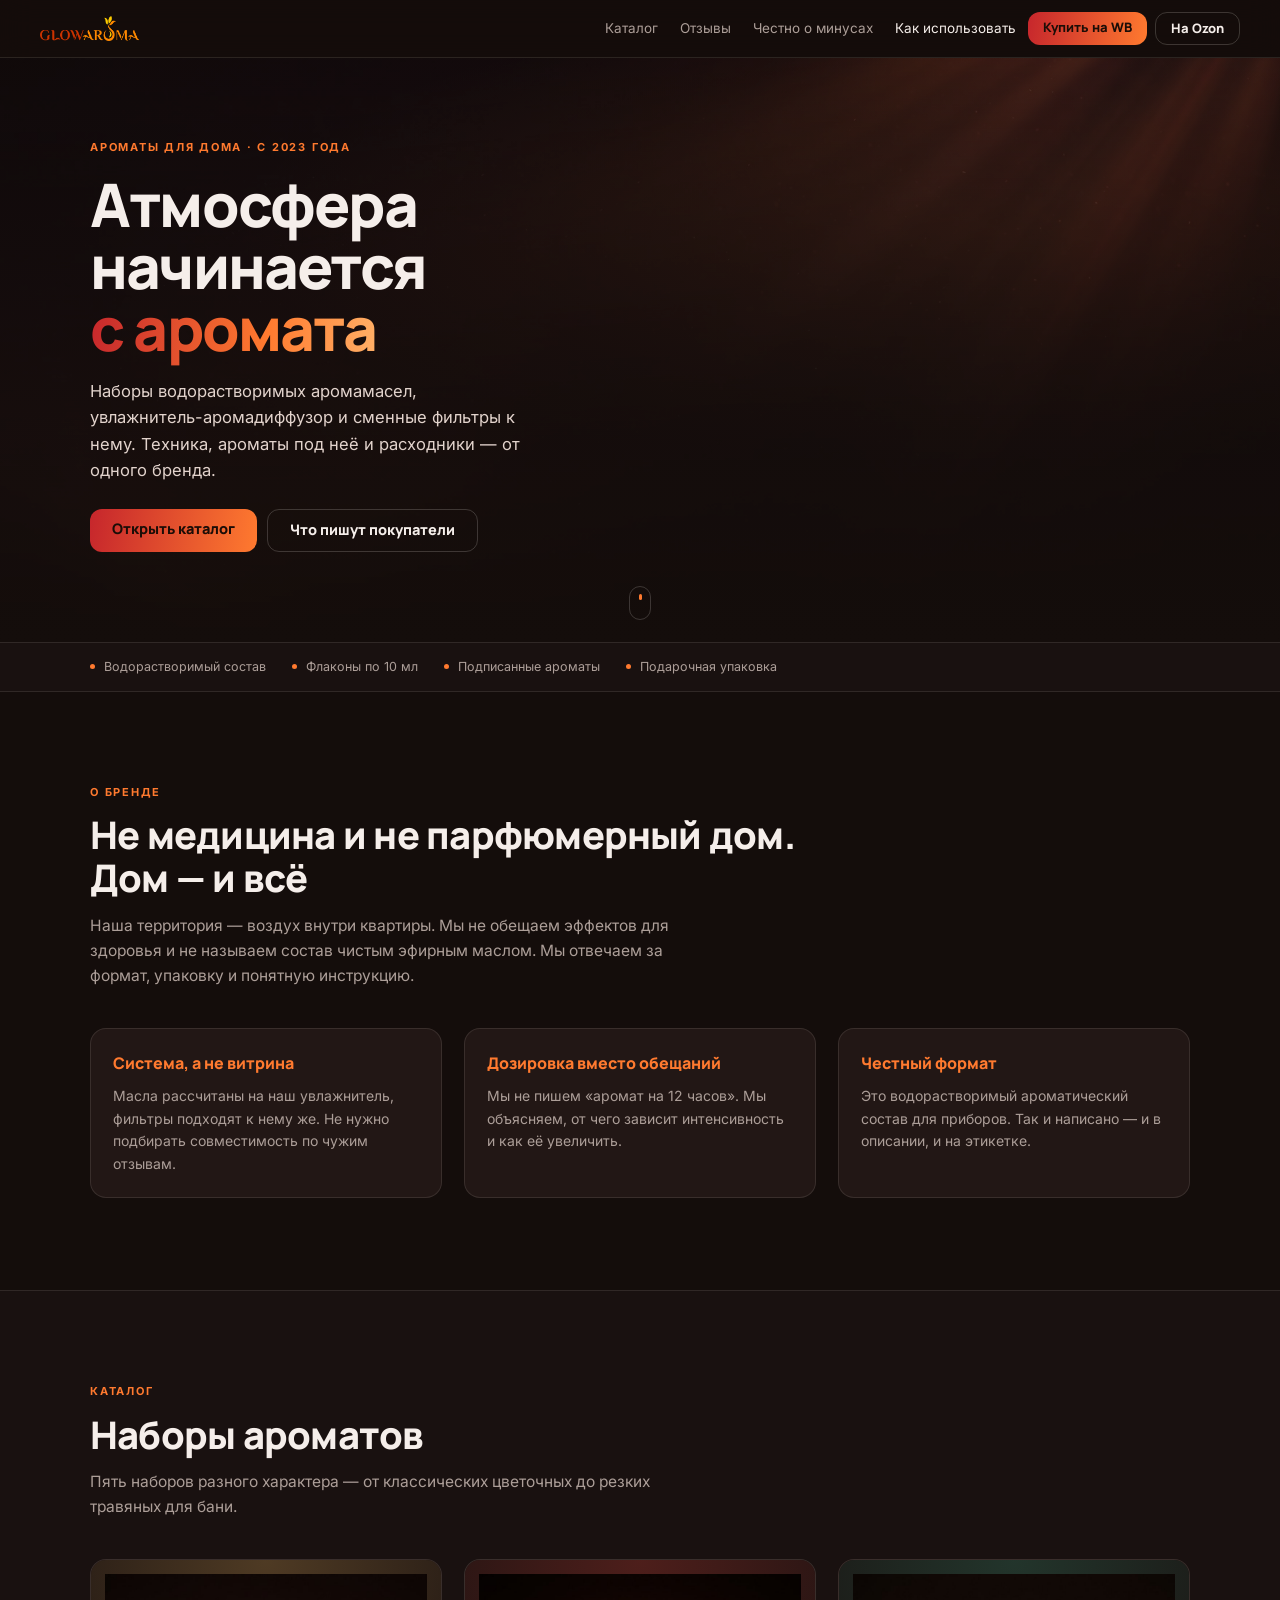
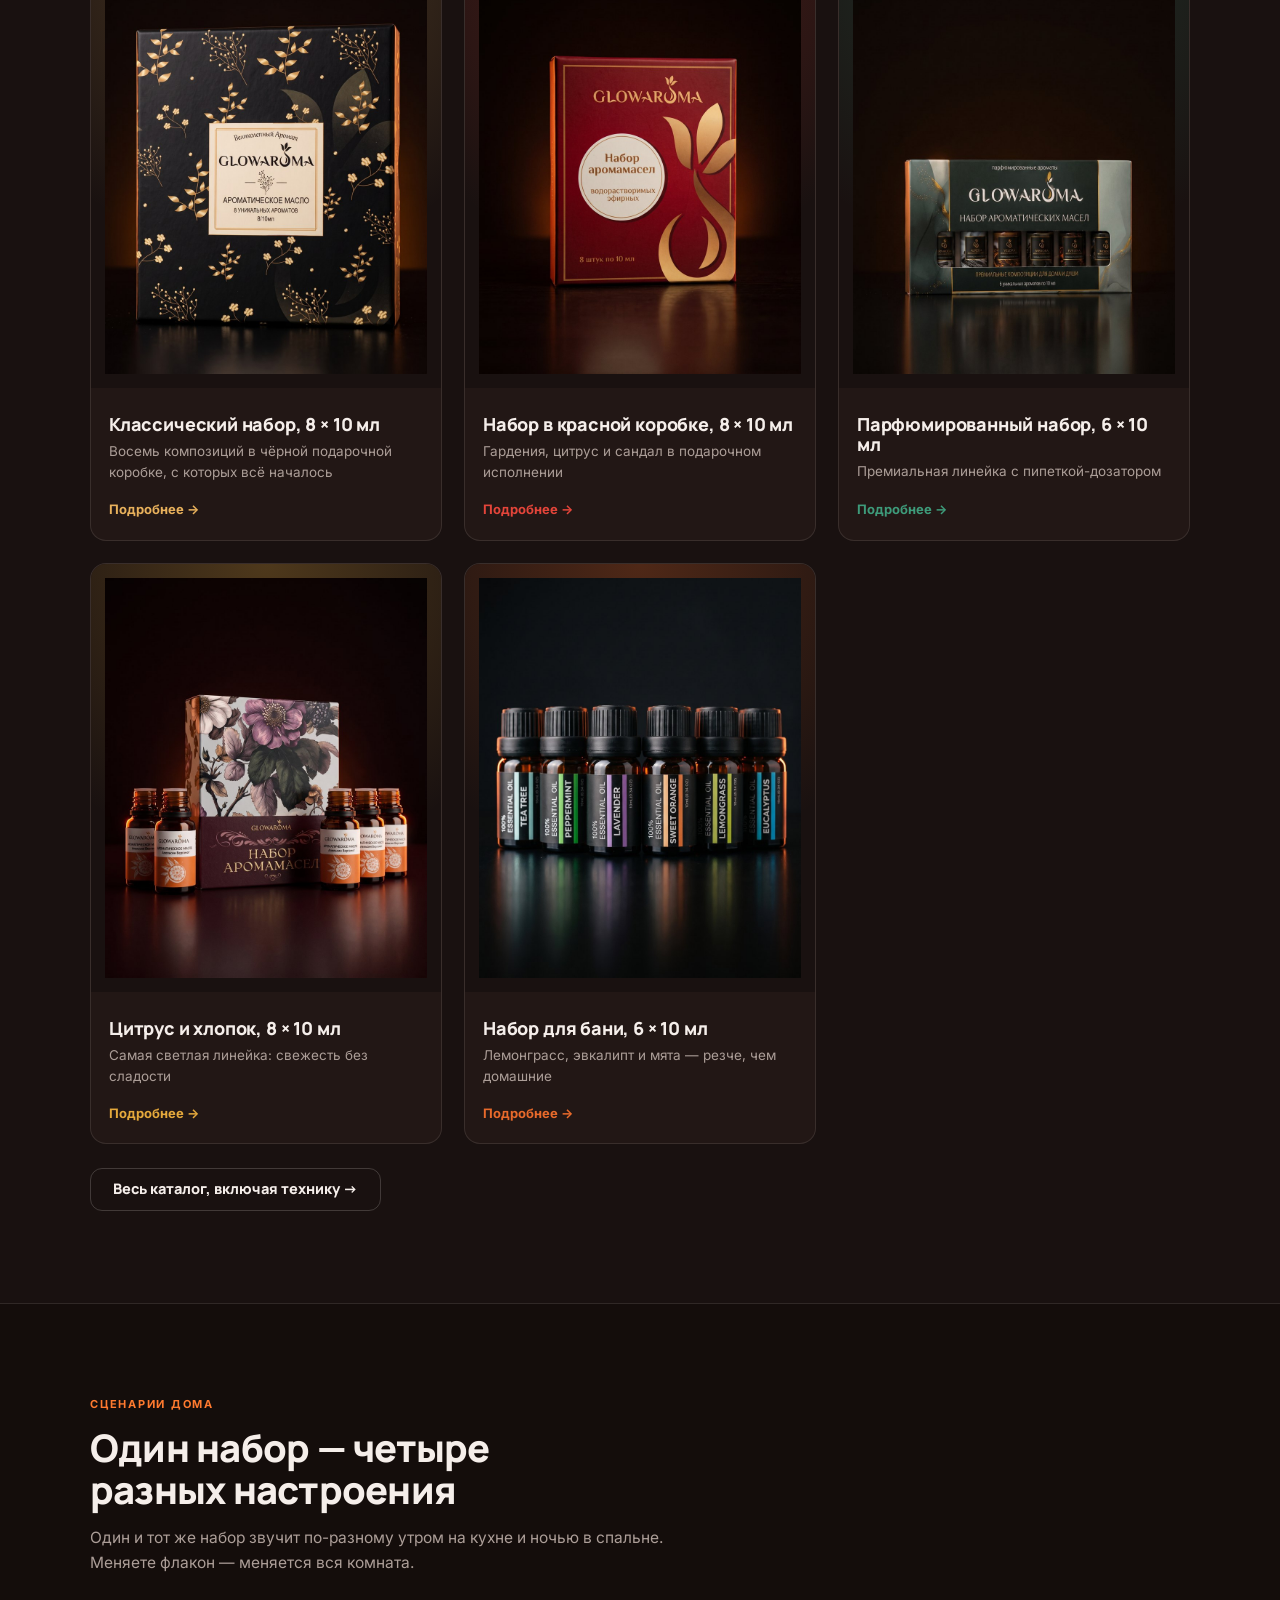
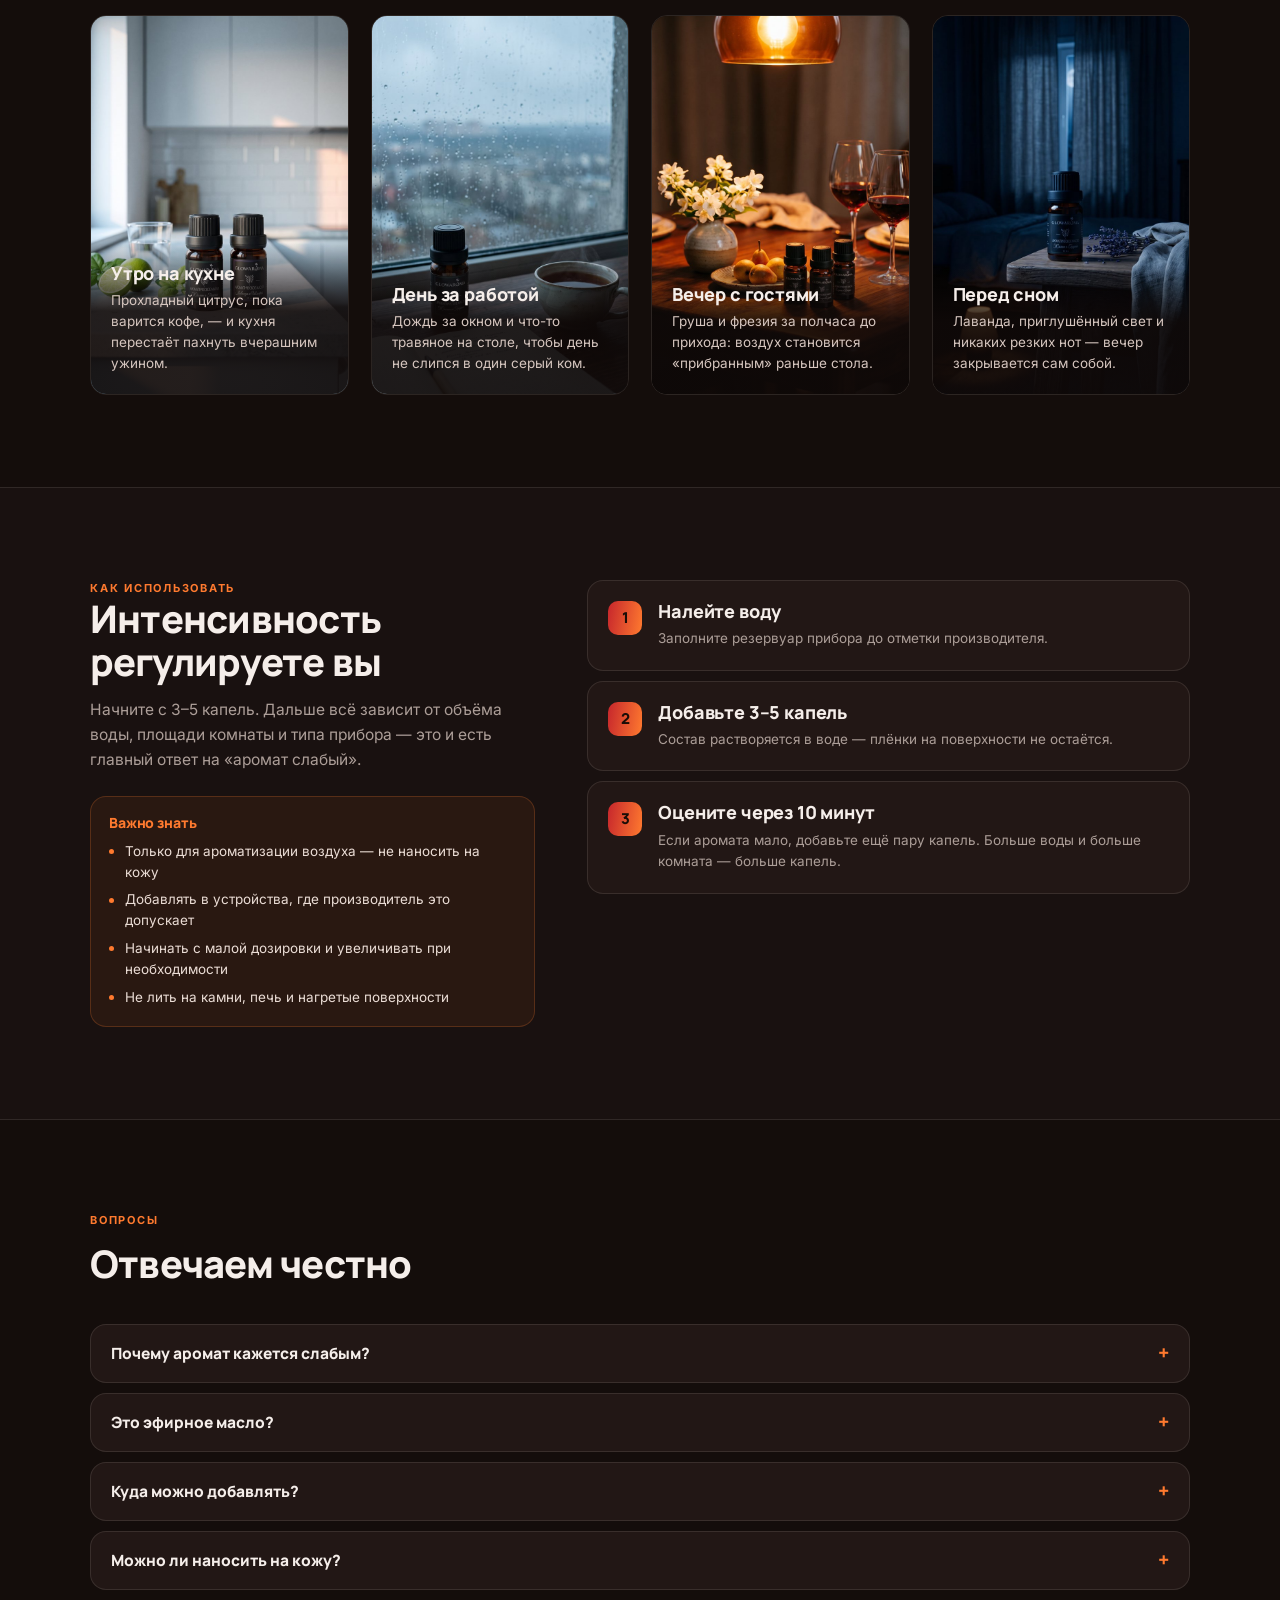
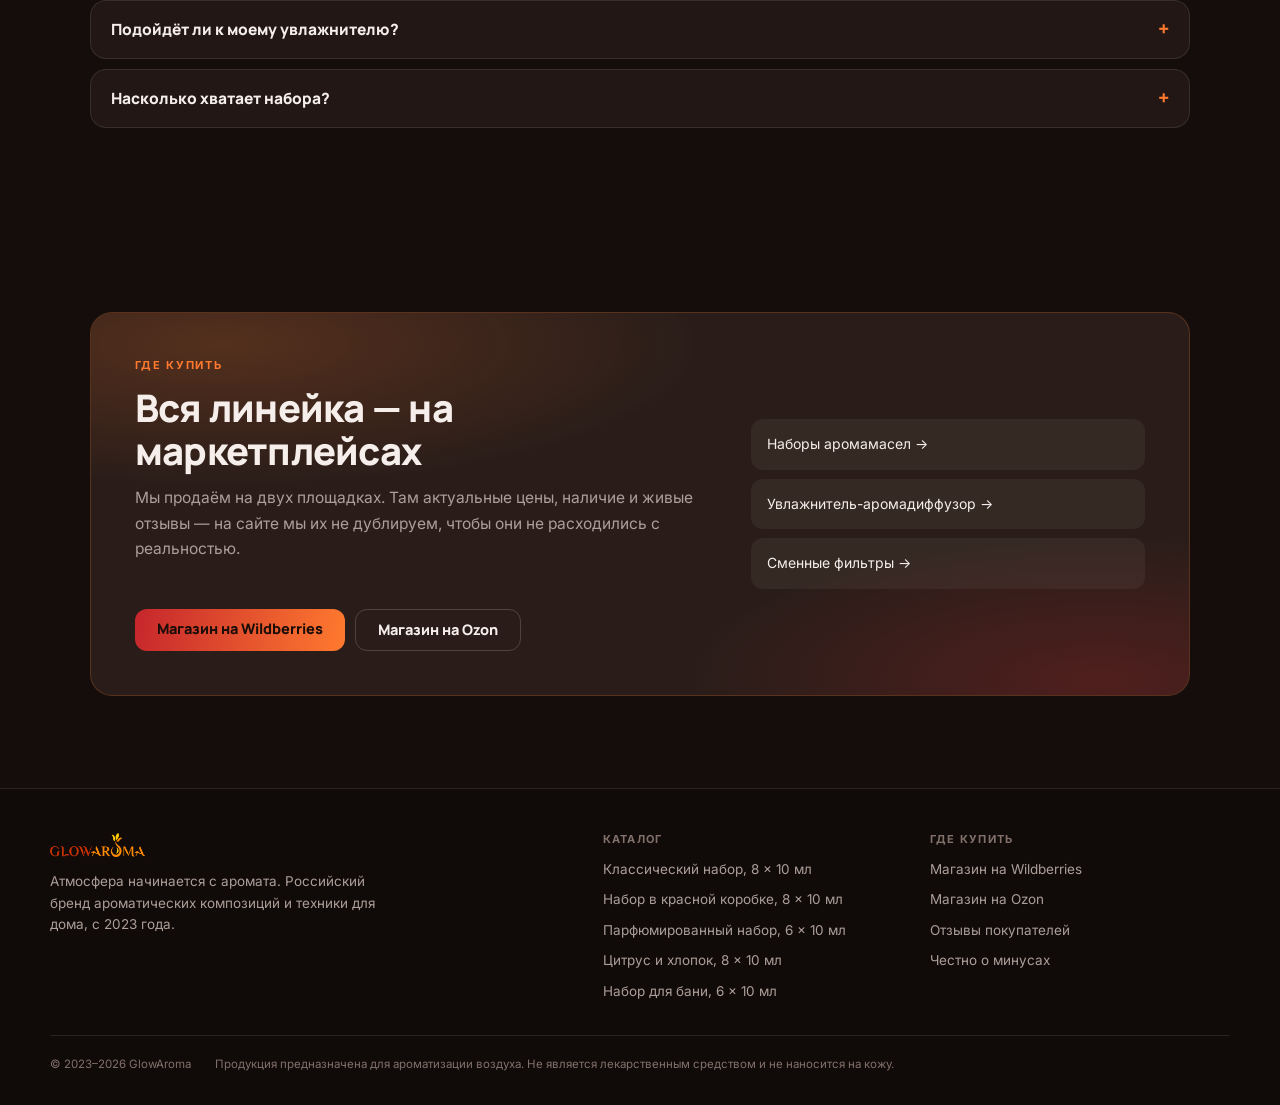
<file: index.html>
<!DOCTYPE html>
<html lang="ru">
<head>
<meta charset="utf-8">
<meta name="viewport" content="width=device-width, initial-scale=1">
<title>GlowAroma — ароматы для дома: наборы аромамасел, увлажнитель, фильтры</title>
<meta name="description" content="Наборы водорастворимых аромамасел, увлажнитель-аромадиффузор и сменные фильтры от одного бренда. Каталог, честные отзывы и инструкции по применению.">
<meta property="og:title" content="GlowAroma — ароматы для дома: наборы аромамасел, увлажнитель, фильтры">
<meta property="og:description" content="Наборы водорастворимых аромамасел, увлажнитель-аромадиффузор и сменные фильтры от одного бренда. Каталог, честные отзывы и инструкции по применению.">
<meta property="og:type" content="website">
<meta property="og:image" content="https://jiupaza.github.io/glowaroma/assets/gen/scene-gift.jpg">
<meta name="twitter:card" content="summary_large_image">
<meta name="theme-color" content="#140D0B">
<link rel="icon" href="assets/favicon.svg?v=dc7dc228" type="image/svg+xml">
<link rel="preload" href="assets/fonts/Manrope-ExtraBold.woff2" as="font" type="font/woff2" crossorigin>
<link rel="stylesheet" href="assets/style.css?v=6951763e">
</head>
<body>
<a class="skip" href="#main">К содержимому</a>
<header class="hdr">
  <a class="logo" href="index.html" aria-label="GlowAroma — на главную">
    <img src="assets/logo-color.png?v=77a47b4c" alt="GlowAroma" width="150" height="26">
  </a>
  <nav class="nav"><a href="catalog.html">Каталог</a><a href="otzyvy.html">Отзывы</a><a href="chestno.html">Честно о минусах</a><a href="index.html#kak" class="on">Как использовать</a></nav>
  <div class="hdr-buy">
    <a class="btn btn-sm" href="https://www.wildberries.ru/catalog/0/search.aspx?search=glowaroma" target="_blank" rel="noopener">Купить на WB</a>
    <a class="btn btn-sm btn-line" href="https://www.ozon.ru/seller/glowaroma/" target="_blank" rel="noopener">На Ozon</a>
  </div>
  <button class="burger" aria-label="Меню" aria-expanded="false"><span></span><span></span></button>
</header>

<main id="main">

<section class="hero">
  <div class="hero-bg"><img src="assets/gen/hero-atmosphere.jpg?v=992097eb" alt="" aria-hidden="true"></div>
  <div class="hero-in">
    <p class="kicker">Ароматы для дома · с 2023 года</p>
    <h1>Атмосфера<br>начинается<br><em>с аромата</em></h1>
    <p class="hero-lead">Наборы водорастворимых аромамасел, увлажнитель-аромадиффузор
    и сменные фильтры к нему. Техника, ароматы под неё и расходники — от одного бренда.</p>
    <div class="hero-cta">
      <a class="btn" href="catalog.html">Открыть каталог</a>
      <a class="btn btn-line" href="otzyvy.html">Что пишут покупатели</a>
    </div>
  </div>
  <div class="hero-scroll" aria-hidden="true"><span></span></div>
</section>

<section class="strip">
  <div class="wrap strip-in">
    <span>Водорастворимый состав</span>
    <span>Флаконы по 10 мл</span>
    <span>Подписанные ароматы</span>
    <span>Подарочная упаковка</span>
  </div>
</section>

<section class="sec">
  <div class="wrap">
    <div class="sec-head reveal">
      <p class="kicker">О бренде</p>
      <h2>Не медицина и не парфюмерный дом.<br>Дом — и всё</h2>
      <p class="lede">Наша территория — воздух внутри квартиры. Мы не обещаем эффектов
      для здоровья и не называем состав чистым эфирным маслом. Мы отвечаем за формат,
      упаковку и понятную инструкцию.</p>
    </div>
    <div class="vals">
      <div class="val reveal"><b>Система, а не витрина</b><p>Масла рассчитаны на наш увлажнитель,
      фильтры подходят к нему же. Не нужно подбирать совместимость по чужим отзывам.</p></div>
      <div class="val reveal"><b>Дозировка вместо обещаний</b><p>Мы не пишем «аромат на 12 часов».
      Мы объясняем, от чего зависит интенсивность и как её увеличить.</p></div>
      <div class="val reveal"><b>Честный формат</b><p>Это водорастворимый ароматический состав
      для приборов. Так и написано — и в описании, и на этикетке.</p></div>
    </div>
  </div>
</section>

<section class="sec alt">
  <div class="wrap">
    <div class="sec-head reveal">
      <p class="kicker">Каталог</p>
      <h2>Наборы ароматов</h2>
      <p class="lede">Пять наборов разного характера — от классических цветочных
      до резких травяных для бани.</p>
    </div>
    <div class="pcs">
      <a class="pc reveal" href="tovar/nabor-8-klassika.html" style="--a:#E8B15C;--a2:#B8863A">
        <div class="pc-img"><img src="assets/img/p-black8.jpg?v=9239083c" alt="Классический набор, 8 × 10 мл" loading="lazy" decoding="async"></div>
        <div class="pc-txt"><h3>Классический набор, 8 × 10 мл</h3><p>Восемь композиций в чёрной подарочной коробке, с которых всё началось</p><span class="pc-go">Подробнее</span></div>
      </a>
      <a class="pc reveal" href="tovar/nabor-8-krasnyy.html" style="--a:#E4453A;--a2:#A81E24">
        <div class="pc-img"><img src="assets/img/p-red8.jpg?v=a64a8be2" alt="Набор в красной коробке, 8 × 10 мл" loading="lazy" decoding="async"></div>
        <div class="pc-txt"><h3>Набор в красной коробке, 8 × 10 мл</h3><p>Гардения, цитрус и сандал в подарочном исполнении</p><span class="pc-go">Подробнее</span></div>
      </a>
      <a class="pc reveal" href="tovar/nabor-6-parfyum.html" style="--a:#3E9B7A;--a2:#1F6350">
        <div class="pc-img"><img src="assets/img/p-perfume6.jpg?v=ca569dcf" alt="Парфюмированный набор, 6 × 10 мл" loading="lazy" decoding="async"></div>
        <div class="pc-txt"><h3>Парфюмированный набор, 6 × 10 мл</h3><p>Премиальная линейка с пипеткой-дозатором</p><span class="pc-go">Подробнее</span></div>
      </a>
      <a class="pc reveal" href="tovar/nabor-8-tsitrus.html" style="--a:#E5A93C;--a2:#B57420">
        <div class="pc-img"><img src="assets/img/p-citrus8.jpg?v=11f9dd72" alt="Цитрус и хлопок, 8 × 10 мл" loading="lazy" decoding="async"></div>
        <div class="pc-txt"><h3>Цитрус и хлопок, 8 × 10 мл</h3><p>Самая светлая линейка: свежесть без сладости</p><span class="pc-go">Подробнее</span></div>
      </a>
      <a class="pc reveal" href="tovar/nabor-6-banya.html" style="--a:#E86A2B;--a2:#A9401A">
        <div class="pc-img"><img src="assets/img/p-bath6.jpg?v=7b5f92d1" alt="Набор для бани, 6 × 10 мл" loading="lazy" decoding="async"></div>
        <div class="pc-txt"><h3>Набор для бани, 6 × 10 мл</h3><p>Лемонграсс, эвкалипт и мята — резче, чем домашние</p><span class="pc-go">Подробнее</span></div>
      </a></div>
    <p class="more reveal"><a class="btn btn-line" href="catalog.html">Весь каталог, включая технику →</a></p>
  </div>
</section>

<section class="sec" id="scenarii">
  <div class="wrap">
    <div class="sec-head reveal">
      <p class="kicker">Сценарии дома</p>
      <h2>Один набор — четыре<br>разных настроения</h2>
      <p class="lede">Один и тот же набор звучит по-разному утром на кухне и ночью в спальне.
      Меняете флакон — меняется вся комната.</p>
    </div>
    <div class="scenes">
      <figure class="scene reveal">
        <img src="assets/gen/aroma-morning.jpg?v=bdc43178" alt="Утро на кухне" loading="lazy" decoding="async">
        <figcaption><h3>Утро на кухне</h3><p>Прохладный цитрус, пока варится кофе, — и кухня перестаёт пахнуть вчерашним ужином.</p></figcaption>
      </figure>
      <figure class="scene reveal">
        <img src="assets/gen/aroma-day.jpg?v=7599c7ba" alt="День за работой" loading="lazy" decoding="async">
        <figcaption><h3>День за работой</h3><p>Дождь за окном и что-то травяное на столе, чтобы день не слипся в один серый ком.</p></figcaption>
      </figure>
      <figure class="scene reveal">
        <img src="assets/gen/aroma-evening.jpg?v=ce04039e" alt="Вечер с гостями" loading="lazy" decoding="async">
        <figcaption><h3>Вечер с гостями</h3><p>Груша и фрезия за полчаса до прихода: воздух становится «прибранным» раньше стола.</p></figcaption>
      </figure>
      <figure class="scene reveal">
        <img src="assets/gen/aroma-night.jpg?v=db9d6f59" alt="Перед сном" loading="lazy" decoding="async">
        <figcaption><h3>Перед сном</h3><p>Лаванда, приглушённый свет и никаких резких нот — вечер закрывается сам собой.</p></figcaption>
      </figure></div>
  </div>
</section>

<section class="sec alt" id="kak">
  <div class="wrap kak">
    <div class="reveal">
      <p class="kicker">Как использовать</p>
      <h2>Интенсивность<br>регулируете вы</h2>
      <p class="lede">Начните с 3–5 капель. Дальше всё зависит от объёма воды,
      площади комнаты и типа прибора — это и есть главный ответ на «аромат слабый».</p>
      <div class="safety">
        <h3>Важно знать</h3>
        <ul><li>Только для ароматизации воздуха — не наносить на кожу</li><li>Добавлять в устройства, где производитель это допускает</li><li>Начинать с малой дозировки и увеличивать при необходимости</li><li>Не лить на камни, печь и нагретые поверхности</li></ul>
      </div>
    </div>
    <ol class="steps">
      <li class="step reveal"><b>1</b><div><h3>Налейте воду</h3><p>Заполните резервуар прибора до отметки производителя.</p></div></li>
      <li class="step reveal"><b>2</b><div><h3>Добавьте 3–5 капель</h3><p>Состав растворяется в воде — плёнки на поверхности не остаётся.</p></div></li>
      <li class="step reveal"><b>3</b><div><h3>Оцените через 10 минут</h3><p>Если аромата мало, добавьте ещё пару капель. Больше воды и больше комната — больше капель.</p></div></li></ol>
  </div>
</section>

<section class="sec">
  <div class="wrap">
    <div class="sec-head reveal">
      <p class="kicker">Вопросы</p>
      <h2>Отвечаем честно</h2>
    </div>
    <div class="faq">
      <details class="reveal"><summary>Почему аромат кажется слабым?</summary><p>Почти всегда это дозировка. Три капли на двухлитровый резервуар в большой комнате просто не слышно. Добавьте капель и учитывайте объём воды, площадь помещения и тип прибора.</p></details><details class="reveal"><summary>Это эфирное масло?</summary><p>Нет. Это водорастворимый ароматический состав для ароматизации воздуха через увлажнители, аромалампы и диффузоры. Мы намеренно не называем его чистым эфирным маслом.</p></details><details class="reveal"><summary>Куда можно добавлять?</summary><p>В увлажнитель, аромалампу, диффузор или на аромакамень. На камни в бане и другие горячие поверхности состав не льют.</p></details><details class="reveal"><summary>Можно ли наносить на кожу?</summary><p>Нет. Состав предназначен только для воздуха.</p></details><details class="reveal"><summary>Подойдёт ли к моему увлажнителю?</summary><p>Проверьте инструкцию прибора: некоторые модели рассчитаны только на чистую воду. Наш увлажнитель добавление составов допускает.</p></details><details class="reveal"><summary>Насколько хватает набора?</summary><p>Зависит от того, как часто вы включаете прибор и по сколько капель добавляете. В наборе 6–8 флаконов по 10 мл, срок годности — 36 месяцев.</p></details>
    </div>
  </div>
</section>

<section class="sec buy-sec">
  <div class="wrap">
    <div class="buy reveal">
      <div>
        <p class="kicker">Где купить</p>
        <h2>Вся линейка — на маркетплейсах</h2>
        <p class="lede">Мы продаём на двух площадках. Там актуальные цены, наличие и живые
        отзывы — на сайте мы их не дублируем, чтобы они не расходились с реальностью.</p>
        <div class="hero-cta">
          <a class="btn" href="https://www.wildberries.ru/catalog/0/search.aspx?search=glowaroma" target="_blank" rel="noopener">Магазин на Wildberries</a>
          <a class="btn btn-line" href="https://www.ozon.ru/seller/glowaroma/" target="_blank" rel="noopener">Магазин на Ozon</a>
        </div>
      </div>
      <div class="buy-list">
        <a href="catalog.html?f=sets">Наборы аромамасел →</a>
        <a href="catalog.html?f=tech">Увлажнитель-аромадиффузор →</a>
        <a href="catalog.html?f=parts">Сменные фильтры →</a>
      </div>
    </div>
  </div>
</section>

</main>
<footer class="ftr">
  <div class="ftr-grid">
    <div>
      <img src="assets/logo-color.png?v=77a47b4c" alt="GlowAroma" width="160" height="28">
      <p class="ftr-about">Атмосфера начинается с аромата. Российский бренд ароматических композиций
      и техники для дома, с 2023 года.</p>
    </div>
    <div>
      <h4>Каталог</h4>
      <div class="ftr-links"><a href="tovar/nabor-8-klassika.html">Классический набор, 8 × 10 мл</a><a href="tovar/nabor-8-krasnyy.html">Набор в красной коробке, 8 × 10 мл</a><a href="tovar/nabor-6-parfyum.html">Парфюмированный набор, 6 × 10 мл</a><a href="tovar/nabor-8-tsitrus.html">Цитрус и хлопок, 8 × 10 мл</a><a href="tovar/nabor-6-banya.html">Набор для бани, 6 × 10 мл</a></div>
    </div>
    <div>
      <h4>Где купить</h4>
      <div class="ftr-links">
        <a href="https://www.wildberries.ru/catalog/0/search.aspx?search=glowaroma" target="_blank" rel="noopener">Магазин на Wildberries</a>
        <a href="https://www.ozon.ru/seller/glowaroma/" target="_blank" rel="noopener">Магазин на Ozon</a>
        <a href="otzyvy.html">Отзывы покупателей</a>
        <a href="chestno.html">Честно о минусах</a>
      </div>
    </div>
  </div>
  <div class="ftr-legal">
    <span>© 2023–2026 GlowAroma</span>
    <span>Продукция предназначена для ароматизации воздуха. Не является лекарственным
    средством и не наносится на кожу.</span>
  </div>
</footer>
<script src="assets/app.js?v=4de236f7" defer></script>
</body>
</html>
</file>
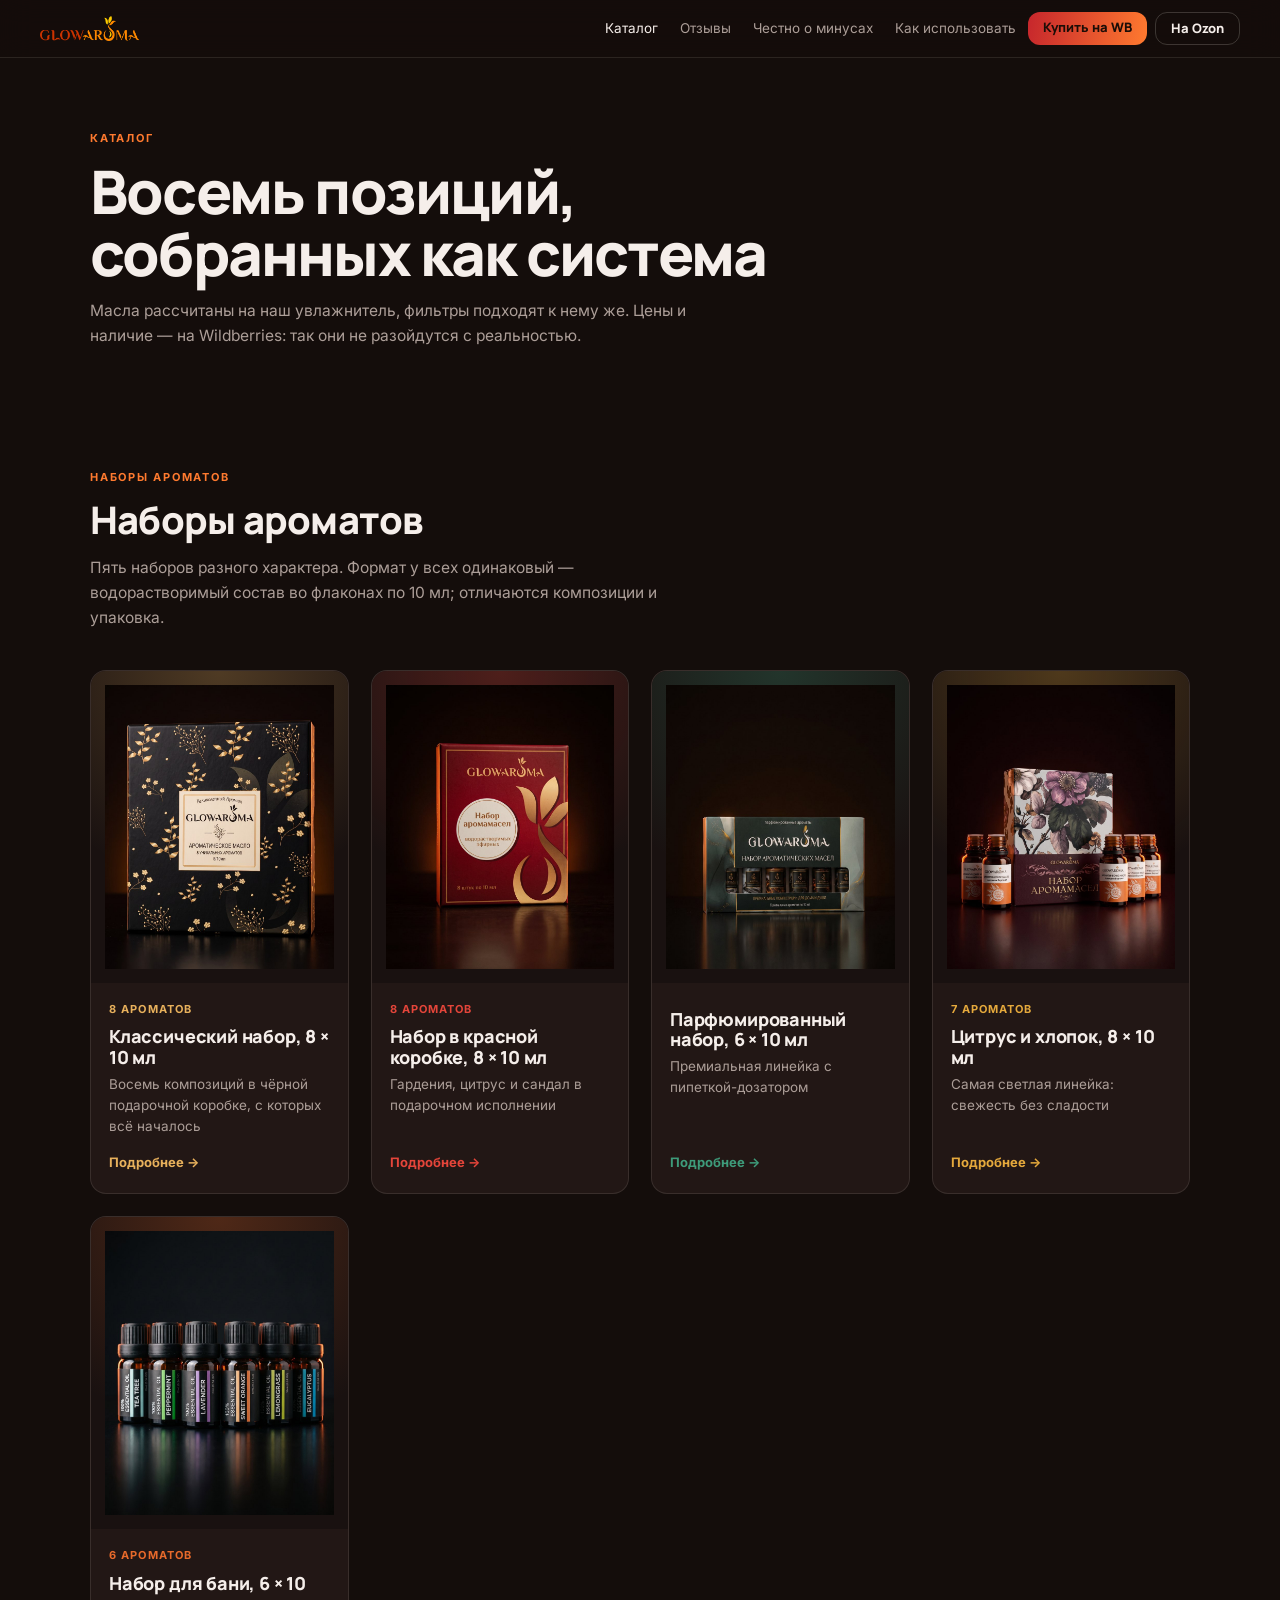
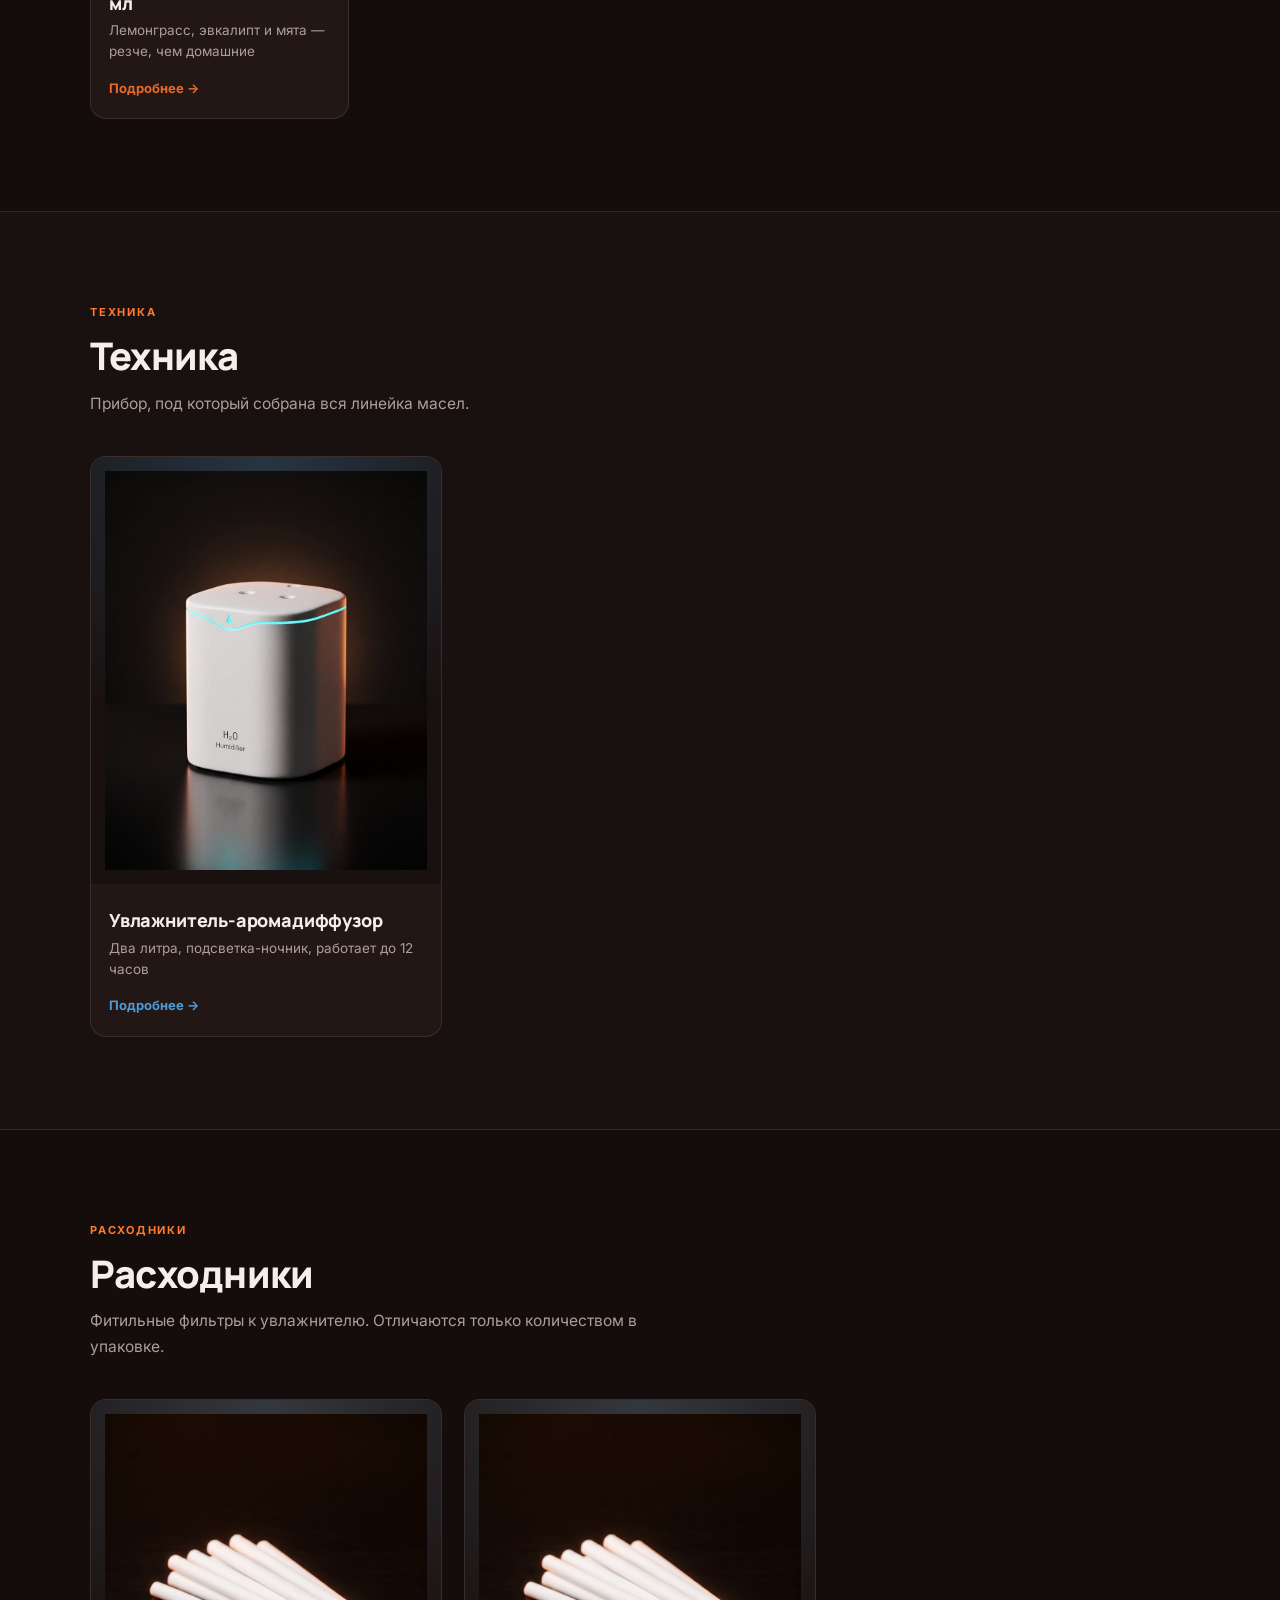
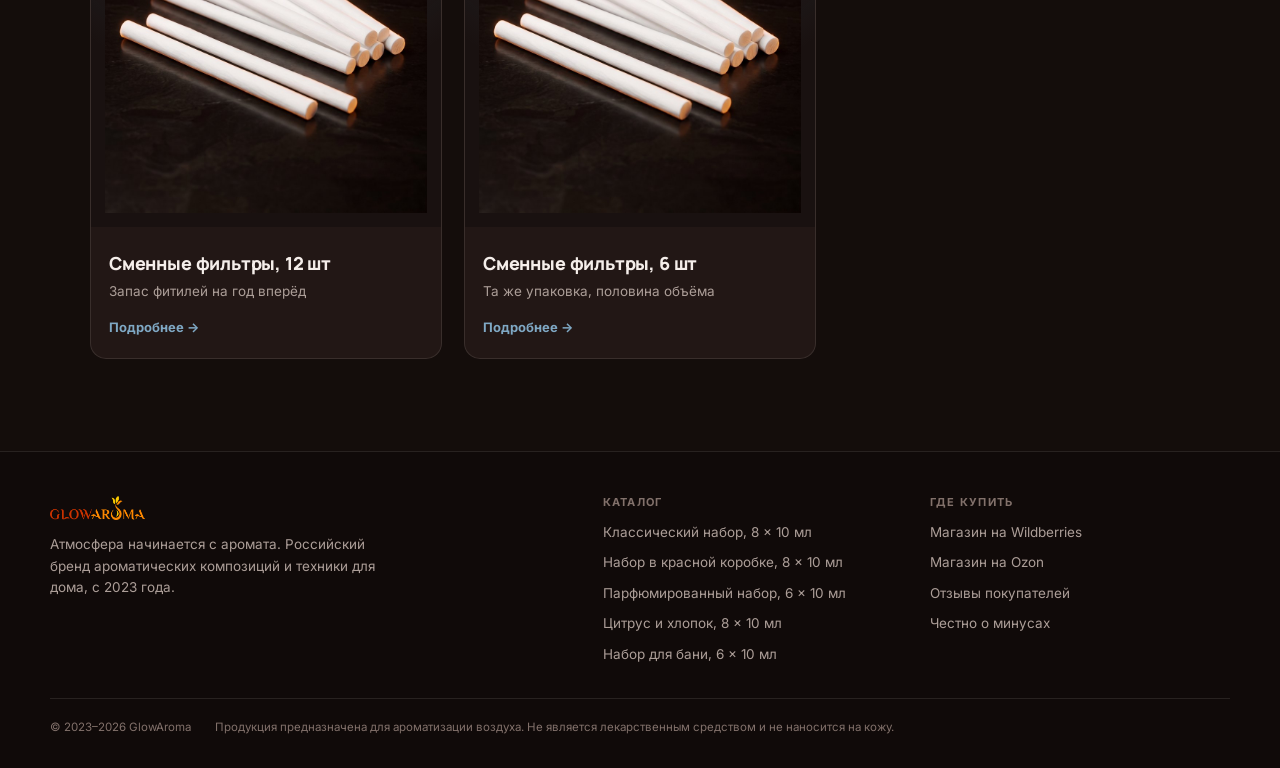
<file: catalog.html>
<!DOCTYPE html>
<html lang="ru">
<head>
<meta charset="utf-8">
<meta name="viewport" content="width=device-width, initial-scale=1">
<title>Каталог GlowAroma — наборы аромамасел, увлажнитель и фильтры</title>
<meta name="description" content="Все товары GlowAroma: пять наборов водорастворимых аромамасел, увлажнитель-аромадиффузор и сменные фильтры.">
<meta property="og:title" content="Каталог GlowAroma — наборы аромамасел, увлажнитель и фильтры">
<meta property="og:description" content="Все товары GlowAroma: пять наборов водорастворимых аромамасел, увлажнитель-аромадиффузор и сменные фильтры.">
<meta property="og:type" content="website">
<meta property="og:image" content="https://jiupaza.github.io/glowaroma/assets/gen/scene-gift.jpg">
<meta name="twitter:card" content="summary_large_image">
<meta name="theme-color" content="#140D0B">
<link rel="icon" href="assets/favicon.svg?v=dc7dc228" type="image/svg+xml">
<link rel="preload" href="assets/fonts/Manrope-ExtraBold.woff2" as="font" type="font/woff2" crossorigin>
<link rel="stylesheet" href="assets/style.css?v=6951763e">
</head>
<body>
<a class="skip" href="#main">К содержимому</a>
<header class="hdr">
  <a class="logo" href="index.html" aria-label="GlowAroma — на главную">
    <img src="assets/logo-color.png?v=77a47b4c" alt="GlowAroma" width="150" height="26">
  </a>
  <nav class="nav"><a href="catalog.html" class="on">Каталог</a><a href="otzyvy.html">Отзывы</a><a href="chestno.html">Честно о минусах</a><a href="index.html#kak">Как использовать</a></nav>
  <div class="hdr-buy">
    <a class="btn btn-sm" href="https://www.wildberries.ru/catalog/0/search.aspx?search=glowaroma" target="_blank" rel="noopener">Купить на WB</a>
    <a class="btn btn-sm btn-line" href="https://www.ozon.ru/seller/glowaroma/" target="_blank" rel="noopener">На Ozon</a>
  </div>
  <button class="burger" aria-label="Меню" aria-expanded="false"><span></span><span></span></button>
</header>

<main id="main">
<section class="page-head">
  <div class="wrap">
    <p class="kicker">Каталог</p>
    <h1>Восемь позиций,<br>собранных как система</h1>
    <p class="lede">Масла рассчитаны на наш увлажнитель, фильтры подходят к нему же.
    Цены и наличие — на Wildberries: так они не разойдутся с реальностью.</p>
  </div>
</section>

  <section class="sec" id="sets">
    <div class="wrap">
      <div class="sec-head reveal">
        <p class="kicker">Наборы ароматов</p>
        <h2>Наборы ароматов</h2>
        <p class="lede">Пять наборов разного характера. Формат у всех одинаковый — водорастворимый состав во флаконах по 10 мл; отличаются композиции и упаковка.</p>
      </div>
      <div class="pcs pcs-all">
      <a class="pc reveal" href="tovar/nabor-8-klassika.html"
         style="--a:#E8B15C;--a2:#B8863A">
        <div class="pc-img"><img src="assets/img/p-black8.jpg?v=9239083c" alt="Классический набор, 8 × 10 мл" loading="lazy" decoding="async"></div>
        <div class="pc-txt"><span class="pc-meta">8 ароматов</span>
          <h3>Классический набор, 8 × 10 мл</h3><p>Восемь композиций в чёрной подарочной коробке, с которых всё началось</p>
          <span class="pc-go">Подробнее</span>
        </div>
      </a>
      <a class="pc reveal" href="tovar/nabor-8-krasnyy.html"
         style="--a:#E4453A;--a2:#A81E24">
        <div class="pc-img"><img src="assets/img/p-red8.jpg?v=a64a8be2" alt="Набор в красной коробке, 8 × 10 мл" loading="lazy" decoding="async"></div>
        <div class="pc-txt"><span class="pc-meta">8 ароматов</span>
          <h3>Набор в красной коробке, 8 × 10 мл</h3><p>Гардения, цитрус и сандал в подарочном исполнении</p>
          <span class="pc-go">Подробнее</span>
        </div>
      </a>
      <a class="pc reveal" href="tovar/nabor-6-parfyum.html"
         style="--a:#3E9B7A;--a2:#1F6350">
        <div class="pc-img"><img src="assets/img/p-perfume6.jpg?v=ca569dcf" alt="Парфюмированный набор, 6 × 10 мл" loading="lazy" decoding="async"></div>
        <div class="pc-txt">
          <h3>Парфюмированный набор, 6 × 10 мл</h3><p>Премиальная линейка с пипеткой-дозатором</p>
          <span class="pc-go">Подробнее</span>
        </div>
      </a>
      <a class="pc reveal" href="tovar/nabor-8-tsitrus.html"
         style="--a:#E5A93C;--a2:#B57420">
        <div class="pc-img"><img src="assets/img/p-citrus8.jpg?v=11f9dd72" alt="Цитрус и хлопок, 8 × 10 мл" loading="lazy" decoding="async"></div>
        <div class="pc-txt"><span class="pc-meta">7 ароматов</span>
          <h3>Цитрус и хлопок, 8 × 10 мл</h3><p>Самая светлая линейка: свежесть без сладости</p>
          <span class="pc-go">Подробнее</span>
        </div>
      </a>
      <a class="pc reveal" href="tovar/nabor-6-banya.html"
         style="--a:#E86A2B;--a2:#A9401A">
        <div class="pc-img"><img src="assets/img/p-bath6.jpg?v=7b5f92d1" alt="Набор для бани, 6 × 10 мл" loading="lazy" decoding="async"></div>
        <div class="pc-txt"><span class="pc-meta">6 ароматов</span>
          <h3>Набор для бани, 6 × 10 мл</h3><p>Лемонграсс, эвкалипт и мята — резче, чем домашние</p>
          <span class="pc-go">Подробнее</span>
        </div>
      </a></div>
    </div>
  </section>
  <section class="sec alt" id="tech">
    <div class="wrap">
      <div class="sec-head reveal">
        <p class="kicker">Техника</p>
        <h2>Техника</h2>
        <p class="lede">Прибор, под который собрана вся линейка масел.</p>
      </div>
      <div class="pcs">
      <a class="pc reveal" href="tovar/uvlazhnitel.html"
         style="--a:#4C9BD6;--a2:#2A6A99">
        <div class="pc-img"><img src="assets/img/p-hum.jpg?v=bad019c0" alt="Увлажнитель-аромадиффузор" loading="lazy" decoding="async"></div>
        <div class="pc-txt">
          <h3>Увлажнитель-аромадиффузор</h3><p>Два литра, подсветка-ночник, работает до 12 часов</p>
          <span class="pc-go">Подробнее</span>
        </div>
      </a></div>
    </div>
  </section>
  <section class="sec" id="parts">
    <div class="wrap">
      <div class="sec-head reveal">
        <p class="kicker">Расходники</p>
        <h2>Расходники</h2>
        <p class="lede">Фитильные фильтры к увлажнителю. Отличаются только количеством в упаковке.</p>
      </div>
      <div class="pcs">
      <a class="pc reveal" href="tovar/filtry-12.html"
         style="--a:#7FA8C4;--a2:#4A748F">
        <div class="pc-img"><img src="assets/img/p-filters.jpg?v=691f3625" alt="Сменные фильтры, 12 шт" loading="lazy" decoding="async"></div>
        <div class="pc-txt">
          <h3>Сменные фильтры, 12 шт</h3><p>Запас фитилей на год вперёд</p>
          <span class="pc-go">Подробнее</span>
        </div>
      </a>
      <a class="pc reveal" href="tovar/filtry-6.html"
         style="--a:#7FA8C4;--a2:#4A748F">
        <div class="pc-img"><img src="assets/img/p-filters.jpg?v=691f3625" alt="Сменные фильтры, 6 шт" loading="lazy" decoding="async"></div>
        <div class="pc-txt">
          <h3>Сменные фильтры, 6 шт</h3><p>Та же упаковка, половина объёма</p>
          <span class="pc-go">Подробнее</span>
        </div>
      </a></div>
    </div>
  </section>
</main>
<footer class="ftr">
  <div class="ftr-grid">
    <div>
      <img src="assets/logo-color.png?v=77a47b4c" alt="GlowAroma" width="160" height="28">
      <p class="ftr-about">Атмосфера начинается с аромата. Российский бренд ароматических композиций
      и техники для дома, с 2023 года.</p>
    </div>
    <div>
      <h4>Каталог</h4>
      <div class="ftr-links"><a href="tovar/nabor-8-klassika.html">Классический набор, 8 × 10 мл</a><a href="tovar/nabor-8-krasnyy.html">Набор в красной коробке, 8 × 10 мл</a><a href="tovar/nabor-6-parfyum.html">Парфюмированный набор, 6 × 10 мл</a><a href="tovar/nabor-8-tsitrus.html">Цитрус и хлопок, 8 × 10 мл</a><a href="tovar/nabor-6-banya.html">Набор для бани, 6 × 10 мл</a></div>
    </div>
    <div>
      <h4>Где купить</h4>
      <div class="ftr-links">
        <a href="https://www.wildberries.ru/catalog/0/search.aspx?search=glowaroma" target="_blank" rel="noopener">Магазин на Wildberries</a>
        <a href="https://www.ozon.ru/seller/glowaroma/" target="_blank" rel="noopener">Магазин на Ozon</a>
        <a href="otzyvy.html">Отзывы покупателей</a>
        <a href="chestno.html">Честно о минусах</a>
      </div>
    </div>
  </div>
  <div class="ftr-legal">
    <span>© 2023–2026 GlowAroma</span>
    <span>Продукция предназначена для ароматизации воздуха. Не является лекарственным
    средством и не наносится на кожу.</span>
  </div>
</footer>
<script src="assets/app.js?v=4de236f7" defer></script>
</body>
</html>
</file>
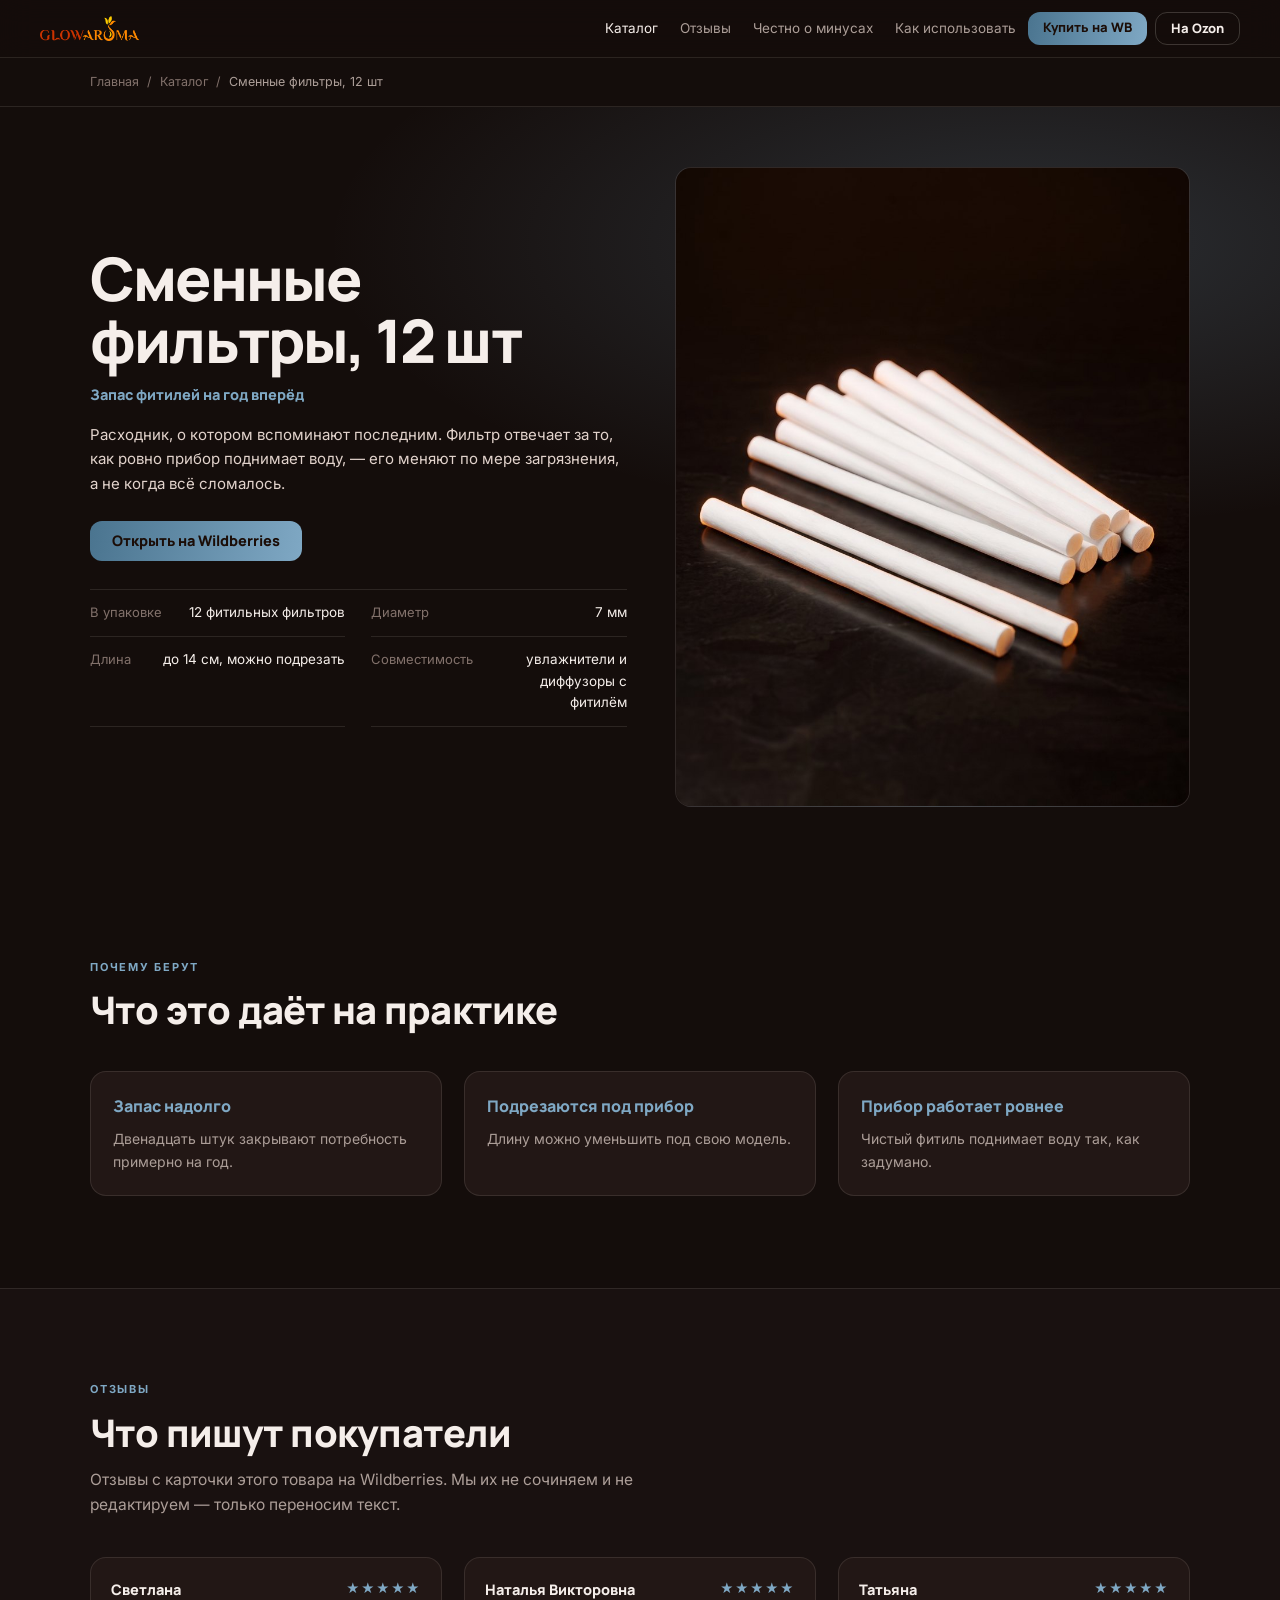
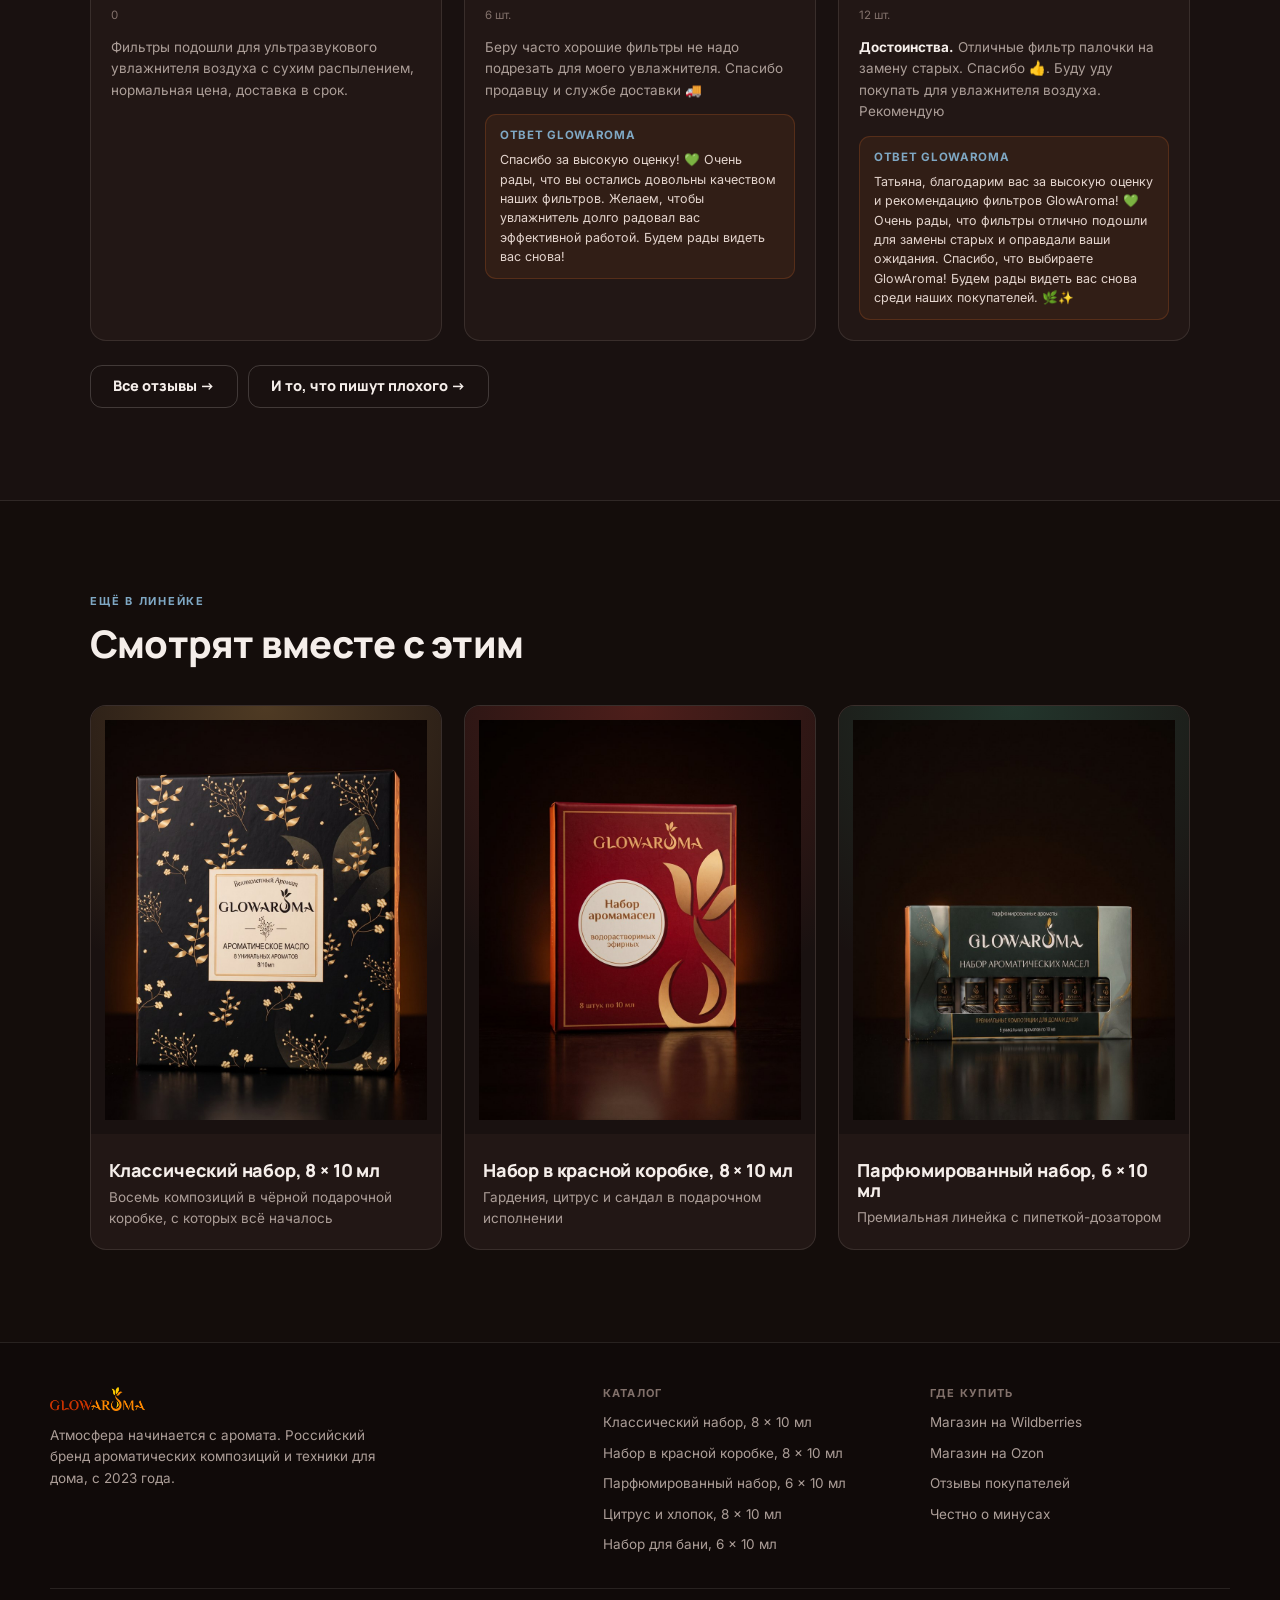
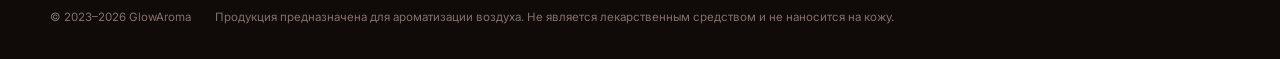
<file: tovar/filtry-12.html>
<!DOCTYPE html>
<html lang="ru">
<head>
<meta charset="utf-8">
<meta name="viewport" content="width=device-width, initial-scale=1">
<title>Сменные фильтры, 12 шт — GlowAroma</title>
<meta name="description" content="Расходник, о котором вспоминают последним. Фильтр отвечает за то, как ровно прибор поднимает воду, — его меняют по мере загрязнения, а не когда всё сломалось.">
<meta property="og:title" content="Сменные фильтры, 12 шт — GlowAroma">
<meta property="og:description" content="Расходник, о котором вспоминают последним. Фильтр отвечает за то, как ровно прибор поднимает воду, — его меняют по мере загрязнения, а не когда всё сломалось.">
<meta property="og:type" content="website">
<meta property="og:image" content="https://jiupaza.github.io/glowaroma/assets/gen/scene-gift.jpg">
<meta name="twitter:card" content="summary_large_image">
<meta name="theme-color" content="#140D0B">
<link rel="icon" href="../assets/favicon.svg?v=dc7dc228" type="image/svg+xml">
<link rel="preload" href="../assets/fonts/Manrope-ExtraBold.woff2" as="font" type="font/woff2" crossorigin>
<link rel="stylesheet" href="../assets/style.css?v=6951763e">
<style>:root{--accent:#7FA8C4;--accent2:#4A748F}</style>
</head>
<body>
<a class="skip" href="#main">К содержимому</a>
<header class="hdr">
  <a class="logo" href="../index.html" aria-label="GlowAroma — на главную">
    <img src="../assets/logo-color.png?v=77a47b4c" alt="GlowAroma" width="150" height="26">
  </a>
  <nav class="nav"><a href="../catalog.html" class="on">Каталог</a><a href="../otzyvy.html">Отзывы</a><a href="../chestno.html">Честно о минусах</a><a href="../index.html#kak">Как использовать</a></nav>
  <div class="hdr-buy">
    <a class="btn btn-sm" href="https://www.wildberries.ru/catalog/0/search.aspx?search=glowaroma" target="_blank" rel="noopener">Купить на WB</a>
    <a class="btn btn-sm btn-line" href="https://www.ozon.ru/seller/glowaroma/" target="_blank" rel="noopener">На Ozon</a>
  </div>
  <button class="burger" aria-label="Меню" aria-expanded="false"><span></span><span></span></button>
</header>

<main id="main" class="prod">

<nav class="crumbs"><div class="wrap">
  <a href="../index.html">Главная</a><span>/</span>
  <a href="../catalog.html">Каталог</a><span>/</span>
  <b>Сменные фильтры, 12 шт</b>
</div></nav>

<section class="phero">
  <div class="wrap phero-in">
    <div class="phero-txt">
      <h1>Сменные фильтры, 12 шт</h1>
      <p class="phero-sub">Запас фитилей на год вперёд</p>
      <p class="phero-lead">Расходник, о котором вспоминают последним. Фильтр отвечает за то, как ровно прибор поднимает воду, — его меняют по мере загрязнения, а не когда всё сломалось.</p>
      <a class="btn" href="https://www.wildberries.ru/catalog/205931329/detail.aspx" target="_blank" rel="noopener">Открыть на Wildberries</a>
      <dl class="facts"><div><dt>В упаковке</dt><dd>12 фитильных фильтров</dd></div><div><dt>Диаметр</dt><dd>7 мм</dd></div><div><dt>Длина</dt><dd>до 14 см, можно подрезать</dd></div><div><dt>Совместимость</dt><dd>увлажнители и диффузоры с фитилём</dd></div></dl>
    </div>
    <div class="phero-img">
      <img src="../assets/img/p-filters.jpg?v=691f3625" alt="Сменные фильтры, 12 шт" width="900" height="1100">
    </div>
  </div>
</section>





<section class="sec">
  <div class="wrap">
    <div class="sec-head reveal"><p class="kicker">Почему берут</p><h2>Что это даёт на практике</h2></div>
    <div class="vals"><div class="val reveal"><b>Запас надолго</b><p>Двенадцать штук закрывают потребность примерно на год.</p></div><div class="val reveal"><b>Подрезаются под прибор</b><p>Длину можно уменьшить под свою модель.</p></div><div class="val reveal"><b>Прибор работает ровнее</b><p>Чистый фитиль поднимает воду так, как задумано.</p></div></div>
    
  </div>
</section>



  <section class="sec alt">
    <div class="wrap">
      <div class="sec-head reveal"><p class="kicker">Отзывы</p>
      <h2>Что пишут покупатели</h2>
      <p class="lede">Отзывы с карточки этого товара на Wildberries. Мы их не сочиняем
      и не редактируем — только переносим текст.</p></div>
      <div class="rvs"><article class="rv">
  <div class="rv-top">
    <div><b class="rv-name">Светлана</b><span class="rv-var">0</span></div>
    <span class="stars" aria-label="Оценка 5 из 5">★★★★★<span></span></span>
  </div>
  <div class="rv-body"><p>Фильтры подошли для ультразвукового увлажнителя воздуха с сухим распылением, нормальная цена, доставка в срок.</p></div>
  
</article><article class="rv">
  <div class="rv-top">
    <div><b class="rv-name">Наталья Викторовна</b><span class="rv-var">6 шт.</span></div>
    <span class="stars" aria-label="Оценка 5 из 5">★★★★★<span></span></span>
  </div>
  <div class="rv-body"><p>Беру часто хорошие фильтры не надо подрезать для моего увлажнителя. Спасибо продавцу и службе доставки 🚚</p></div>
  <div class="rv-answer"><b>Ответ GlowAroma</b><p>Спасибо за высокую оценку! 💚 Очень рады, что вы остались довольны качеством наших фильтров. Желаем, чтобы увлажнитель долго радовал вас эффективной работой. Будем рады видеть вас снова!</p></div>
</article><article class="rv">
  <div class="rv-top">
    <div><b class="rv-name">Татьяна</b><span class="rv-var">12 шт.</span></div>
    <span class="stars" aria-label="Оценка 5 из 5">★★★★★<span></span></span>
  </div>
  <div class="rv-body"><p><b>Достоинства.</b> Отличные фильтр палочки на замену старых. Спасибо 👍. Буду уду покупать для увлажнителя воздуха. Рекомендую</p></div>
  <div class="rv-answer"><b>Ответ GlowAroma</b><p>Татьяна, благодарим вас за высокую оценку и рекомендацию фильтров GlowAroma! 💚 Очень рады, что фильтры отлично подошли для замены старых и оправдали ваши ожидания. Спасибо, что выбираете GlowAroma! Будем рады видеть вас снова среди наших покупателей. 🌿✨</p></div>
</article></div>
      <p class="more"><a class="btn btn-line" href="../otzyvy.html">Все отзывы →</a>
      <a class="btn btn-line" href="../chestno.html">И то, что пишут плохого →</a></p>
    </div>
  </section>

<section class="sec">
  <div class="wrap">
    <div class="sec-head reveal"><p class="kicker">Ещё в линейке</p><h2>Смотрят вместе с этим</h2></div>
    <div class="pcs">
      <a class="pc" href="nabor-8-klassika.html" style="--a:#E8B15C;--a2:#B8863A">
        <div class="pc-img"><img src="../assets/img/p-black8.jpg?v=9239083c" alt="Классический набор, 8 × 10 мл" loading="lazy"></div>
        <div class="pc-txt"><h3>Классический набор, 8 × 10 мл</h3><p>Восемь композиций в чёрной подарочной коробке, с которых всё началось</p></div>
      </a>
      <a class="pc" href="nabor-8-krasnyy.html" style="--a:#E4453A;--a2:#A81E24">
        <div class="pc-img"><img src="../assets/img/p-red8.jpg?v=a64a8be2" alt="Набор в красной коробке, 8 × 10 мл" loading="lazy"></div>
        <div class="pc-txt"><h3>Набор в красной коробке, 8 × 10 мл</h3><p>Гардения, цитрус и сандал в подарочном исполнении</p></div>
      </a>
      <a class="pc" href="nabor-6-parfyum.html" style="--a:#3E9B7A;--a2:#1F6350">
        <div class="pc-img"><img src="../assets/img/p-perfume6.jpg?v=ca569dcf" alt="Парфюмированный набор, 6 × 10 мл" loading="lazy"></div>
        <div class="pc-txt"><h3>Парфюмированный набор, 6 × 10 мл</h3><p>Премиальная линейка с пипеткой-дозатором</p></div>
      </a></div>
  </div>
</section>

</main>
<footer class="ftr">
  <div class="ftr-grid">
    <div>
      <img src="../assets/logo-color.png?v=77a47b4c" alt="GlowAroma" width="160" height="28">
      <p class="ftr-about">Атмосфера начинается с аромата. Российский бренд ароматических композиций
      и техники для дома, с 2023 года.</p>
    </div>
    <div>
      <h4>Каталог</h4>
      <div class="ftr-links"><a href="../tovar/nabor-8-klassika.html">Классический набор, 8 × 10 мл</a><a href="../tovar/nabor-8-krasnyy.html">Набор в красной коробке, 8 × 10 мл</a><a href="../tovar/nabor-6-parfyum.html">Парфюмированный набор, 6 × 10 мл</a><a href="../tovar/nabor-8-tsitrus.html">Цитрус и хлопок, 8 × 10 мл</a><a href="../tovar/nabor-6-banya.html">Набор для бани, 6 × 10 мл</a></div>
    </div>
    <div>
      <h4>Где купить</h4>
      <div class="ftr-links">
        <a href="https://www.wildberries.ru/catalog/0/search.aspx?search=glowaroma" target="_blank" rel="noopener">Магазин на Wildberries</a>
        <a href="https://www.ozon.ru/seller/glowaroma/" target="_blank" rel="noopener">Магазин на Ozon</a>
        <a href="../otzyvy.html">Отзывы покупателей</a>
        <a href="../chestno.html">Честно о минусах</a>
      </div>
    </div>
  </div>
  <div class="ftr-legal">
    <span>© 2023–2026 GlowAroma</span>
    <span>Продукция предназначена для ароматизации воздуха. Не является лекарственным
    средством и не наносится на кожу.</span>
  </div>
</footer>
<script src="../assets/app.js?v=4de236f7" defer></script>
</body>
</html>
</file>
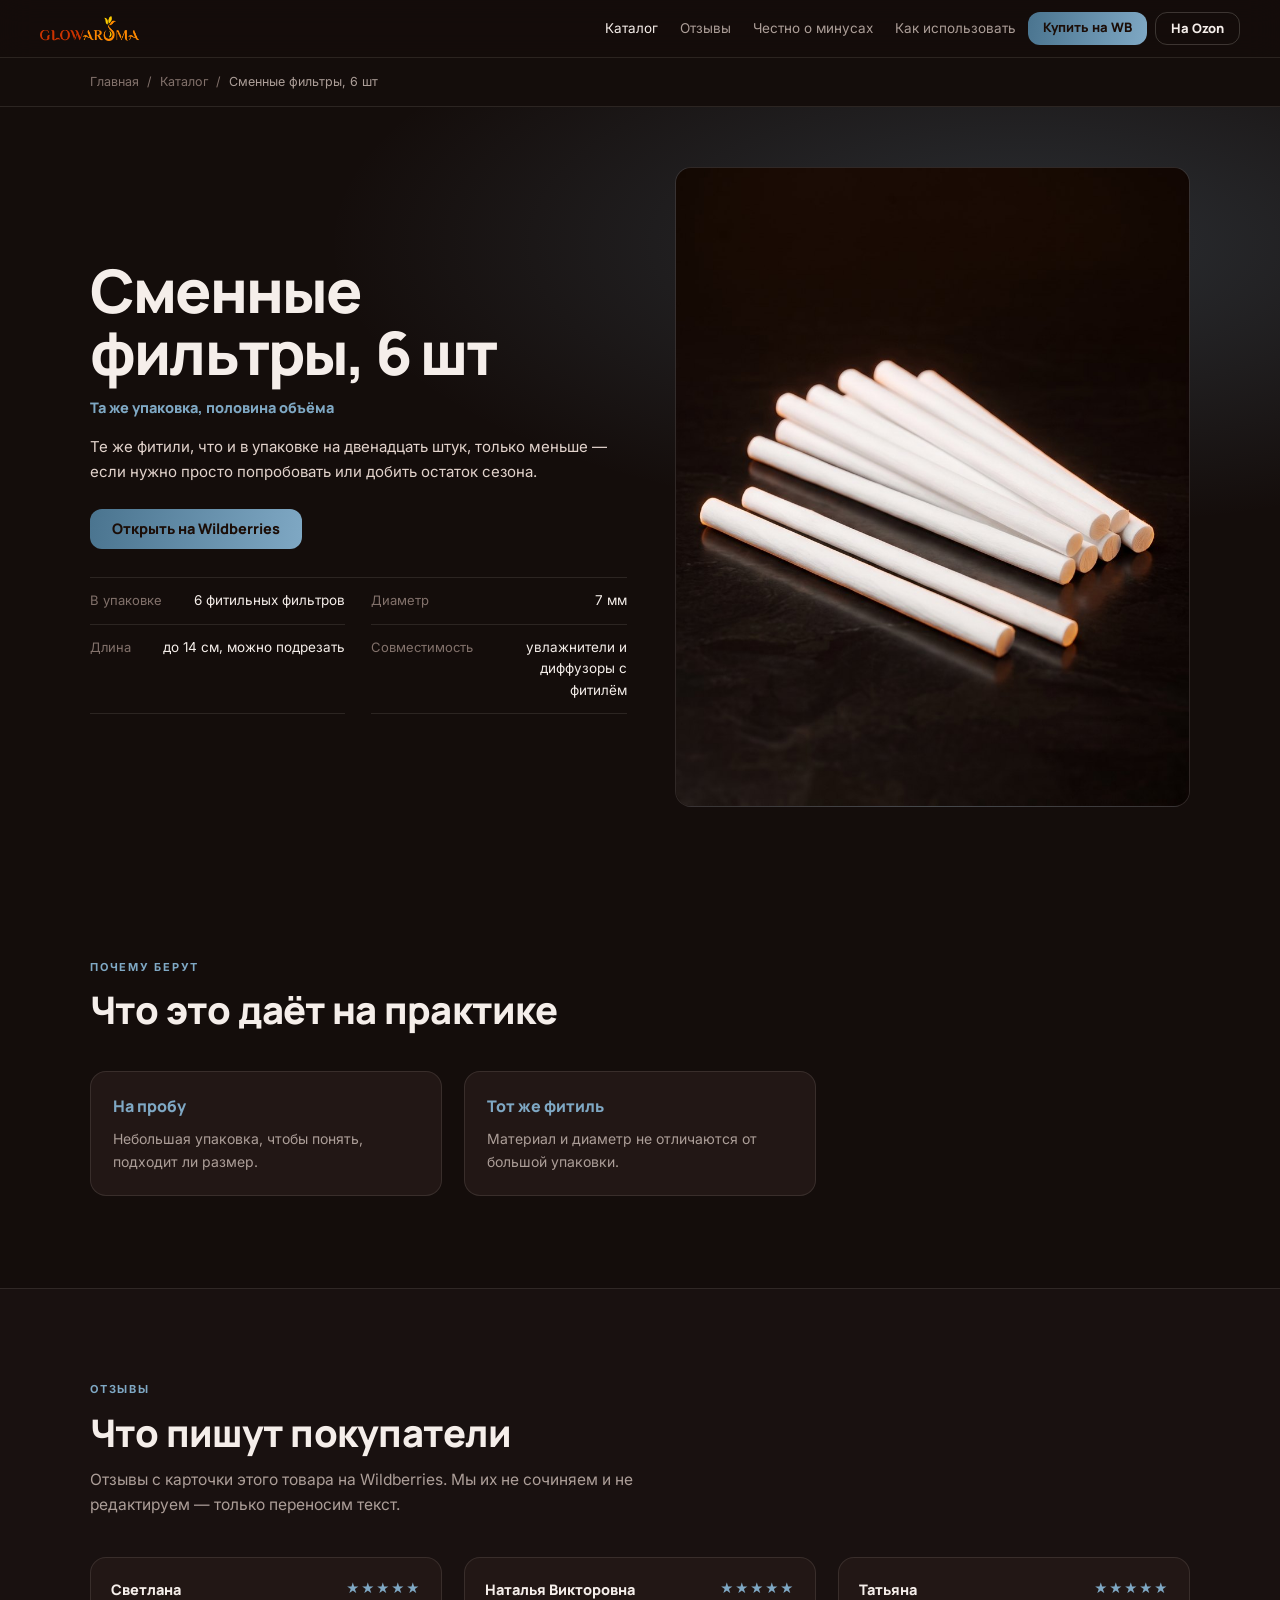
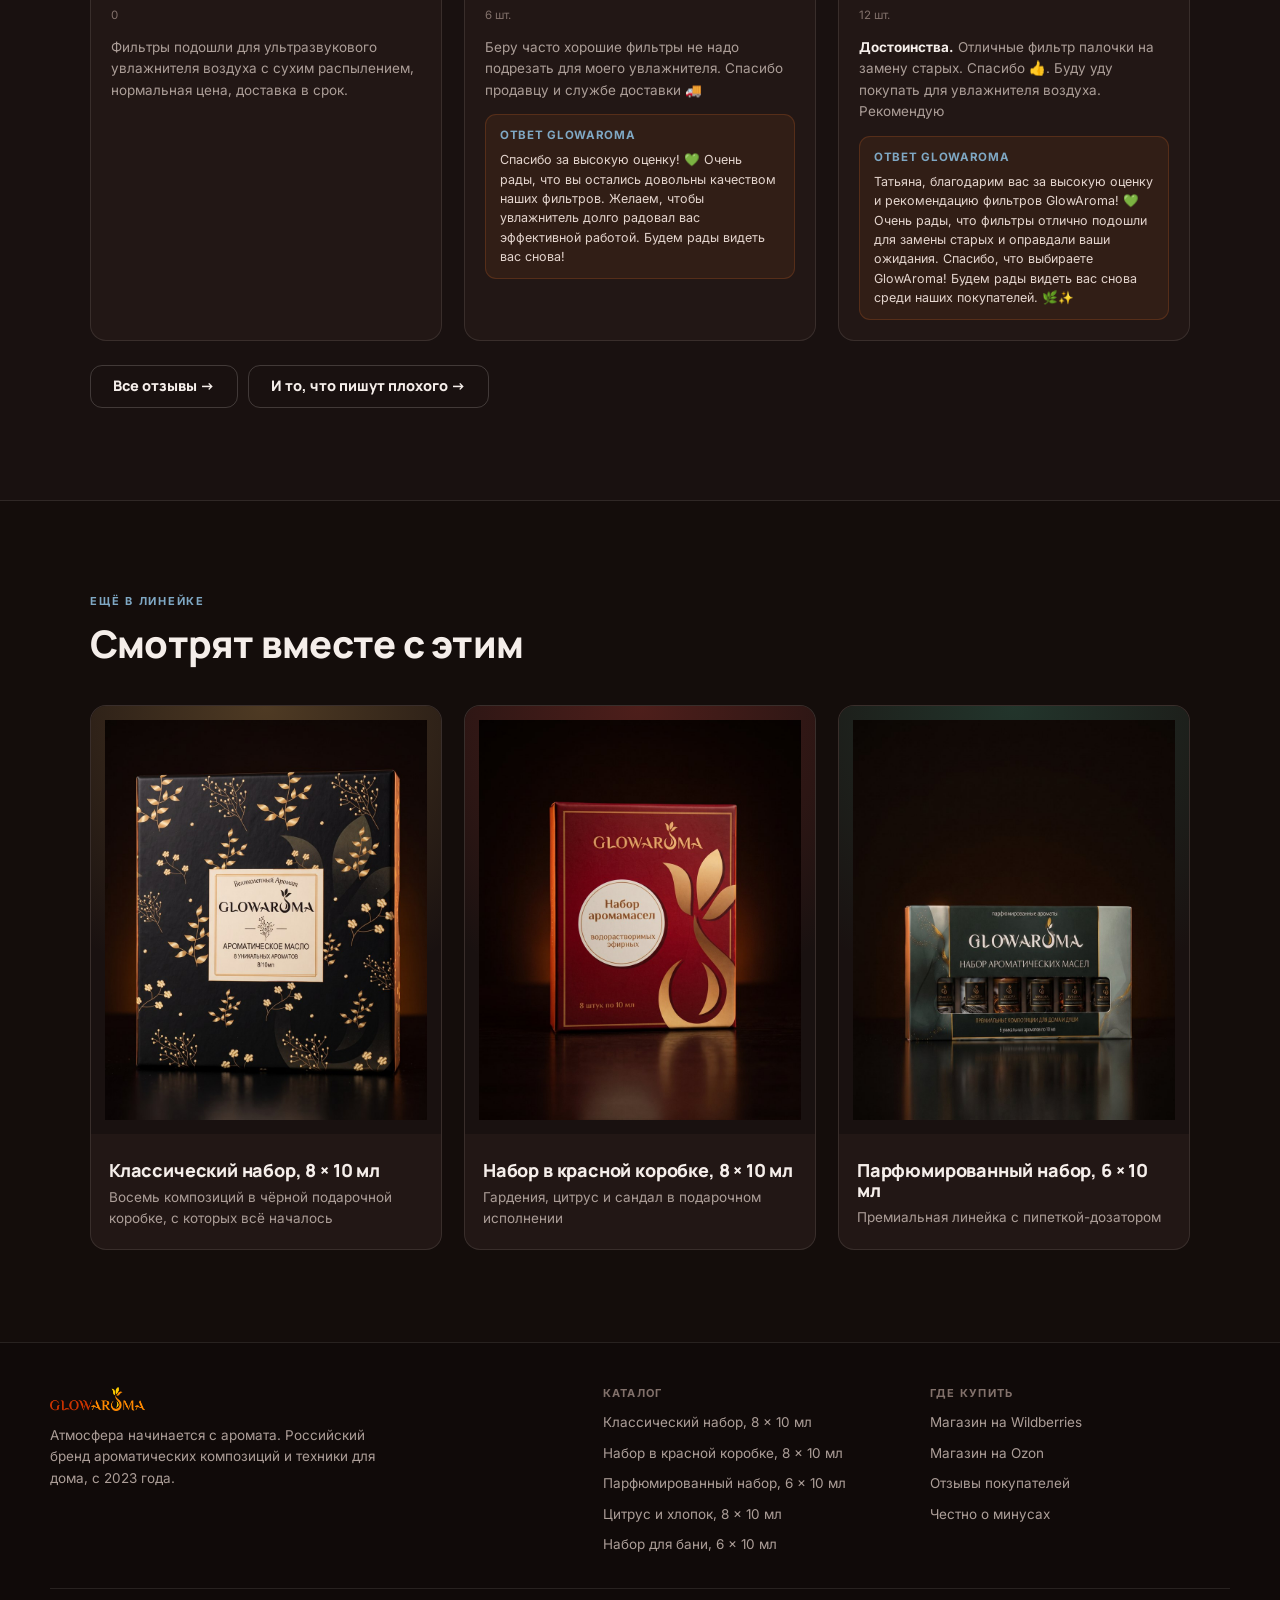
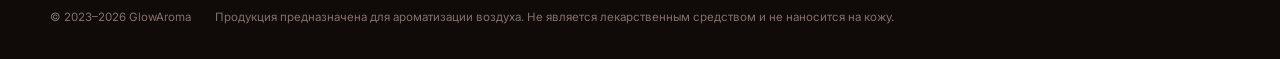
<file: tovar/filtry-6.html>
<!DOCTYPE html>
<html lang="ru">
<head>
<meta charset="utf-8">
<meta name="viewport" content="width=device-width, initial-scale=1">
<title>Сменные фильтры, 6 шт — GlowAroma</title>
<meta name="description" content="Те же фитили, что и в упаковке на двенадцать штук, только меньше — если нужно просто попробовать или добить остаток сезона.">
<meta property="og:title" content="Сменные фильтры, 6 шт — GlowAroma">
<meta property="og:description" content="Те же фитили, что и в упаковке на двенадцать штук, только меньше — если нужно просто попробовать или добить остаток сезона.">
<meta property="og:type" content="website">
<meta property="og:image" content="https://jiupaza.github.io/glowaroma/assets/gen/scene-gift.jpg">
<meta name="twitter:card" content="summary_large_image">
<meta name="theme-color" content="#140D0B">
<link rel="icon" href="../assets/favicon.svg?v=dc7dc228" type="image/svg+xml">
<link rel="preload" href="../assets/fonts/Manrope-ExtraBold.woff2" as="font" type="font/woff2" crossorigin>
<link rel="stylesheet" href="../assets/style.css?v=6951763e">
<style>:root{--accent:#7FA8C4;--accent2:#4A748F}</style>
</head>
<body>
<a class="skip" href="#main">К содержимому</a>
<header class="hdr">
  <a class="logo" href="../index.html" aria-label="GlowAroma — на главную">
    <img src="../assets/logo-color.png?v=77a47b4c" alt="GlowAroma" width="150" height="26">
  </a>
  <nav class="nav"><a href="../catalog.html" class="on">Каталог</a><a href="../otzyvy.html">Отзывы</a><a href="../chestno.html">Честно о минусах</a><a href="../index.html#kak">Как использовать</a></nav>
  <div class="hdr-buy">
    <a class="btn btn-sm" href="https://www.wildberries.ru/catalog/0/search.aspx?search=glowaroma" target="_blank" rel="noopener">Купить на WB</a>
    <a class="btn btn-sm btn-line" href="https://www.ozon.ru/seller/glowaroma/" target="_blank" rel="noopener">На Ozon</a>
  </div>
  <button class="burger" aria-label="Меню" aria-expanded="false"><span></span><span></span></button>
</header>

<main id="main" class="prod">

<nav class="crumbs"><div class="wrap">
  <a href="../index.html">Главная</a><span>/</span>
  <a href="../catalog.html">Каталог</a><span>/</span>
  <b>Сменные фильтры, 6 шт</b>
</div></nav>

<section class="phero">
  <div class="wrap phero-in">
    <div class="phero-txt">
      <h1>Сменные фильтры, 6 шт</h1>
      <p class="phero-sub">Та же упаковка, половина объёма</p>
      <p class="phero-lead">Те же фитили, что и в упаковке на двенадцать штук, только меньше — если нужно просто попробовать или добить остаток сезона.</p>
      <a class="btn" href="https://www.wildberries.ru/catalog/207819134/detail.aspx" target="_blank" rel="noopener">Открыть на Wildberries</a>
      <dl class="facts"><div><dt>В упаковке</dt><dd>6 фитильных фильтров</dd></div><div><dt>Диаметр</dt><dd>7 мм</dd></div><div><dt>Длина</dt><dd>до 14 см, можно подрезать</dd></div><div><dt>Совместимость</dt><dd>увлажнители и диффузоры с фитилём</dd></div></dl>
    </div>
    <div class="phero-img">
      <img src="../assets/img/p-filters.jpg?v=691f3625" alt="Сменные фильтры, 6 шт" width="900" height="1100">
    </div>
  </div>
</section>





<section class="sec">
  <div class="wrap">
    <div class="sec-head reveal"><p class="kicker">Почему берут</p><h2>Что это даёт на практике</h2></div>
    <div class="vals"><div class="val reveal"><b>На пробу</b><p>Небольшая упаковка, чтобы понять, подходит ли размер.</p></div><div class="val reveal"><b>Тот же фитиль</b><p>Материал и диаметр не отличаются от большой упаковки.</p></div></div>
    
  </div>
</section>



  <section class="sec alt">
    <div class="wrap">
      <div class="sec-head reveal"><p class="kicker">Отзывы</p>
      <h2>Что пишут покупатели</h2>
      <p class="lede">Отзывы с карточки этого товара на Wildberries. Мы их не сочиняем
      и не редактируем — только переносим текст.</p></div>
      <div class="rvs"><article class="rv">
  <div class="rv-top">
    <div><b class="rv-name">Светлана</b><span class="rv-var">0</span></div>
    <span class="stars" aria-label="Оценка 5 из 5">★★★★★<span></span></span>
  </div>
  <div class="rv-body"><p>Фильтры подошли для ультразвукового увлажнителя воздуха с сухим распылением, нормальная цена, доставка в срок.</p></div>
  
</article><article class="rv">
  <div class="rv-top">
    <div><b class="rv-name">Наталья Викторовна</b><span class="rv-var">6 шт.</span></div>
    <span class="stars" aria-label="Оценка 5 из 5">★★★★★<span></span></span>
  </div>
  <div class="rv-body"><p>Беру часто хорошие фильтры не надо подрезать для моего увлажнителя. Спасибо продавцу и службе доставки 🚚</p></div>
  <div class="rv-answer"><b>Ответ GlowAroma</b><p>Спасибо за высокую оценку! 💚 Очень рады, что вы остались довольны качеством наших фильтров. Желаем, чтобы увлажнитель долго радовал вас эффективной работой. Будем рады видеть вас снова!</p></div>
</article><article class="rv">
  <div class="rv-top">
    <div><b class="rv-name">Татьяна</b><span class="rv-var">12 шт.</span></div>
    <span class="stars" aria-label="Оценка 5 из 5">★★★★★<span></span></span>
  </div>
  <div class="rv-body"><p><b>Достоинства.</b> Отличные фильтр палочки на замену старых. Спасибо 👍. Буду уду покупать для увлажнителя воздуха. Рекомендую</p></div>
  <div class="rv-answer"><b>Ответ GlowAroma</b><p>Татьяна, благодарим вас за высокую оценку и рекомендацию фильтров GlowAroma! 💚 Очень рады, что фильтры отлично подошли для замены старых и оправдали ваши ожидания. Спасибо, что выбираете GlowAroma! Будем рады видеть вас снова среди наших покупателей. 🌿✨</p></div>
</article></div>
      <p class="more"><a class="btn btn-line" href="../otzyvy.html">Все отзывы →</a>
      <a class="btn btn-line" href="../chestno.html">И то, что пишут плохого →</a></p>
    </div>
  </section>

<section class="sec">
  <div class="wrap">
    <div class="sec-head reveal"><p class="kicker">Ещё в линейке</p><h2>Смотрят вместе с этим</h2></div>
    <div class="pcs">
      <a class="pc" href="nabor-8-klassika.html" style="--a:#E8B15C;--a2:#B8863A">
        <div class="pc-img"><img src="../assets/img/p-black8.jpg?v=9239083c" alt="Классический набор, 8 × 10 мл" loading="lazy"></div>
        <div class="pc-txt"><h3>Классический набор, 8 × 10 мл</h3><p>Восемь композиций в чёрной подарочной коробке, с которых всё началось</p></div>
      </a>
      <a class="pc" href="nabor-8-krasnyy.html" style="--a:#E4453A;--a2:#A81E24">
        <div class="pc-img"><img src="../assets/img/p-red8.jpg?v=a64a8be2" alt="Набор в красной коробке, 8 × 10 мл" loading="lazy"></div>
        <div class="pc-txt"><h3>Набор в красной коробке, 8 × 10 мл</h3><p>Гардения, цитрус и сандал в подарочном исполнении</p></div>
      </a>
      <a class="pc" href="nabor-6-parfyum.html" style="--a:#3E9B7A;--a2:#1F6350">
        <div class="pc-img"><img src="../assets/img/p-perfume6.jpg?v=ca569dcf" alt="Парфюмированный набор, 6 × 10 мл" loading="lazy"></div>
        <div class="pc-txt"><h3>Парфюмированный набор, 6 × 10 мл</h3><p>Премиальная линейка с пипеткой-дозатором</p></div>
      </a></div>
  </div>
</section>

</main>
<footer class="ftr">
  <div class="ftr-grid">
    <div>
      <img src="../assets/logo-color.png?v=77a47b4c" alt="GlowAroma" width="160" height="28">
      <p class="ftr-about">Атмосфера начинается с аромата. Российский бренд ароматических композиций
      и техники для дома, с 2023 года.</p>
    </div>
    <div>
      <h4>Каталог</h4>
      <div class="ftr-links"><a href="../tovar/nabor-8-klassika.html">Классический набор, 8 × 10 мл</a><a href="../tovar/nabor-8-krasnyy.html">Набор в красной коробке, 8 × 10 мл</a><a href="../tovar/nabor-6-parfyum.html">Парфюмированный набор, 6 × 10 мл</a><a href="../tovar/nabor-8-tsitrus.html">Цитрус и хлопок, 8 × 10 мл</a><a href="../tovar/nabor-6-banya.html">Набор для бани, 6 × 10 мл</a></div>
    </div>
    <div>
      <h4>Где купить</h4>
      <div class="ftr-links">
        <a href="https://www.wildberries.ru/catalog/0/search.aspx?search=glowaroma" target="_blank" rel="noopener">Магазин на Wildberries</a>
        <a href="https://www.ozon.ru/seller/glowaroma/" target="_blank" rel="noopener">Магазин на Ozon</a>
        <a href="../otzyvy.html">Отзывы покупателей</a>
        <a href="../chestno.html">Честно о минусах</a>
      </div>
    </div>
  </div>
  <div class="ftr-legal">
    <span>© 2023–2026 GlowAroma</span>
    <span>Продукция предназначена для ароматизации воздуха. Не является лекарственным
    средством и не наносится на кожу.</span>
  </div>
</footer>
<script src="../assets/app.js?v=4de236f7" defer></script>
</body>
</html>
</file>
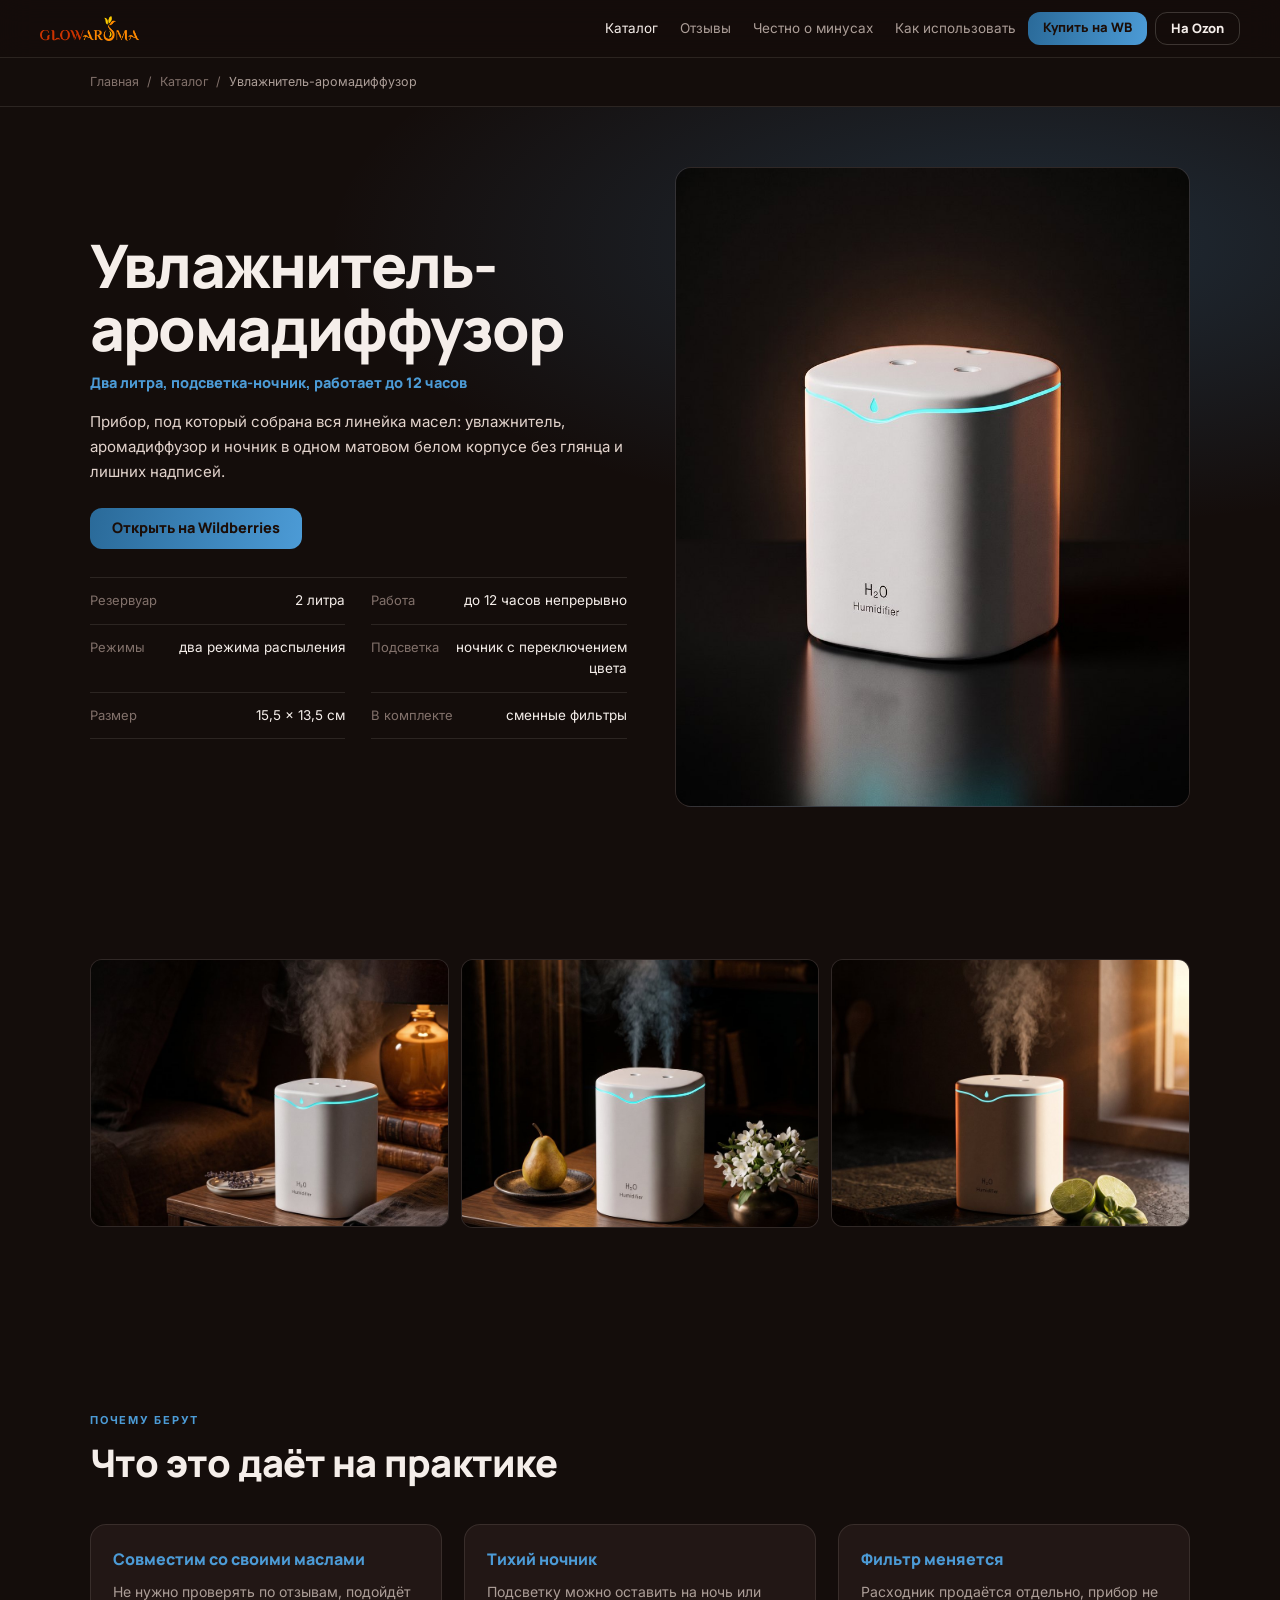
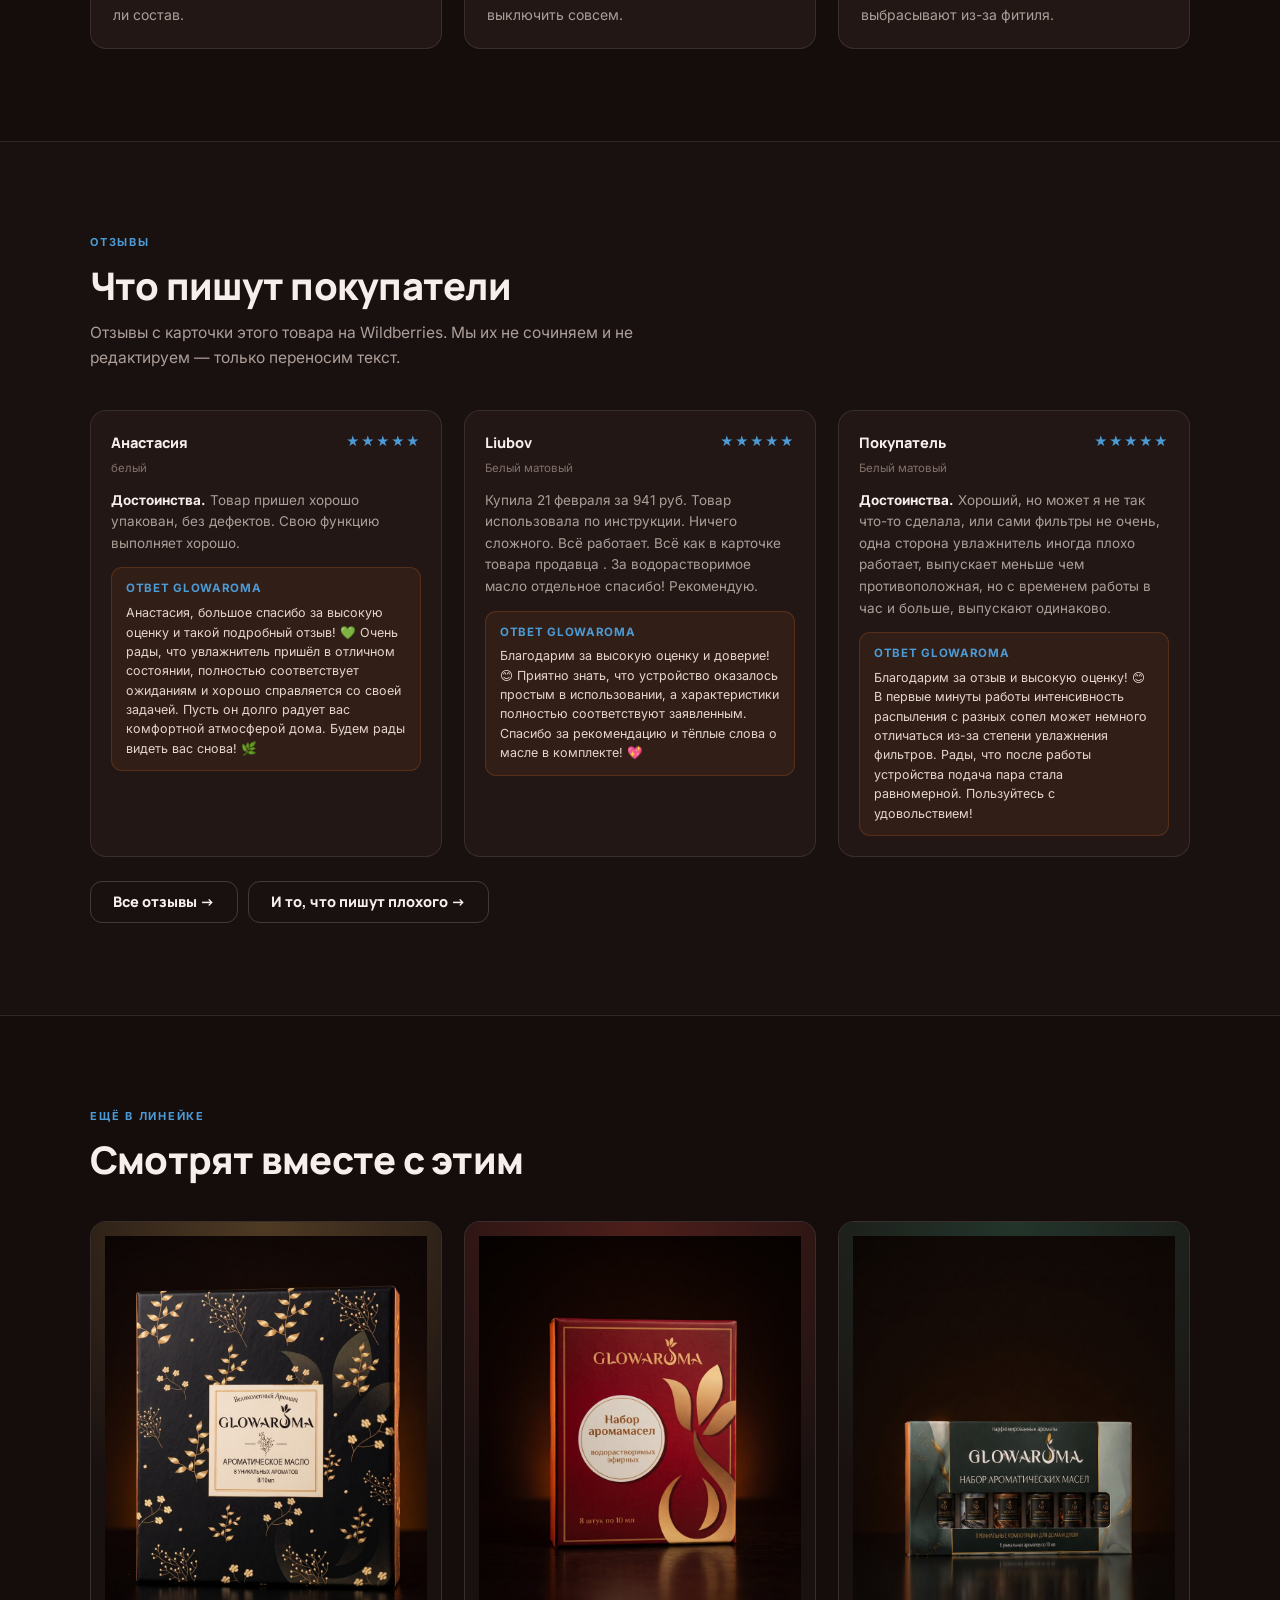
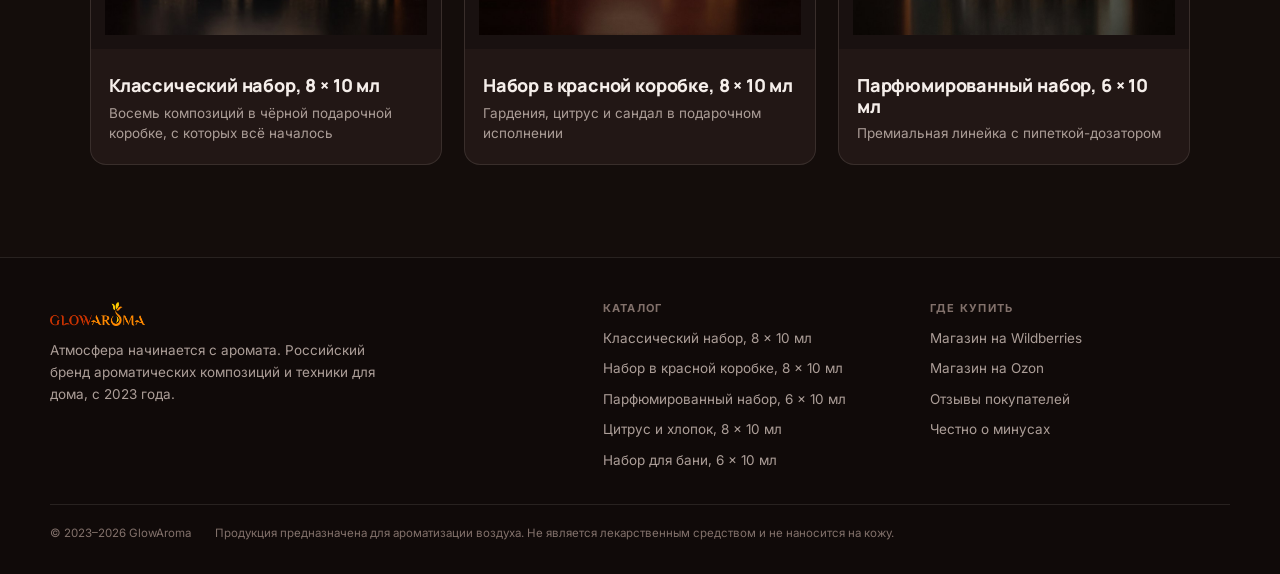
<file: tovar/uvlazhnitel.html>
<!DOCTYPE html>
<html lang="ru">
<head>
<meta charset="utf-8">
<meta name="viewport" content="width=device-width, initial-scale=1">
<title>Увлажнитель-аромадиффузор — GlowAroma</title>
<meta name="description" content="Прибор, под который собрана вся линейка масел: увлажнитель, аромадиффузор и ночник в одном матовом белом корпусе без глянца и лишних надписей.">
<meta property="og:title" content="Увлажнитель-аромадиффузор — GlowAroma">
<meta property="og:description" content="Прибор, под который собрана вся линейка масел: увлажнитель, аромадиффузор и ночник в одном матовом белом корпусе без глянца и лишних надписей.">
<meta property="og:type" content="website">
<meta property="og:image" content="https://jiupaza.github.io/glowaroma/assets/gen/scene-gift.jpg">
<meta name="twitter:card" content="summary_large_image">
<meta name="theme-color" content="#140D0B">
<link rel="icon" href="../assets/favicon.svg?v=dc7dc228" type="image/svg+xml">
<link rel="preload" href="../assets/fonts/Manrope-ExtraBold.woff2" as="font" type="font/woff2" crossorigin>
<link rel="stylesheet" href="../assets/style.css?v=6951763e">
<style>:root{--accent:#4C9BD6;--accent2:#2A6A99}</style>
</head>
<body>
<a class="skip" href="#main">К содержимому</a>
<header class="hdr">
  <a class="logo" href="../index.html" aria-label="GlowAroma — на главную">
    <img src="../assets/logo-color.png?v=77a47b4c" alt="GlowAroma" width="150" height="26">
  </a>
  <nav class="nav"><a href="../catalog.html" class="on">Каталог</a><a href="../otzyvy.html">Отзывы</a><a href="../chestno.html">Честно о минусах</a><a href="../index.html#kak">Как использовать</a></nav>
  <div class="hdr-buy">
    <a class="btn btn-sm" href="https://www.wildberries.ru/catalog/0/search.aspx?search=glowaroma" target="_blank" rel="noopener">Купить на WB</a>
    <a class="btn btn-sm btn-line" href="https://www.ozon.ru/seller/glowaroma/" target="_blank" rel="noopener">На Ozon</a>
  </div>
  <button class="burger" aria-label="Меню" aria-expanded="false"><span></span><span></span></button>
</header>

<main id="main" class="prod">

<nav class="crumbs"><div class="wrap">
  <a href="../index.html">Главная</a><span>/</span>
  <a href="../catalog.html">Каталог</a><span>/</span>
  <b>Увлажнитель-аромадиффузор</b>
</div></nav>

<section class="phero">
  <div class="wrap phero-in">
    <div class="phero-txt">
      <h1>Увлажнитель-аромадиффузор</h1>
      <p class="phero-sub">Два литра, подсветка-ночник, работает до 12 часов</p>
      <p class="phero-lead">Прибор, под который собрана вся линейка масел: увлажнитель, аромадиффузор и ночник в одном матовом белом корпусе без глянца и лишних надписей.</p>
      <a class="btn" href="https://www.wildberries.ru/catalog/189443135/detail.aspx" target="_blank" rel="noopener">Открыть на Wildberries</a>
      <dl class="facts"><div><dt>Резервуар</dt><dd>2 литра</dd></div><div><dt>Работа</dt><dd>до 12 часов непрерывно</dd></div><div><dt>Режимы</dt><dd>два режима распыления</dd></div><div><dt>Подсветка</dt><dd>ночник с переключением цвета</dd></div><div><dt>Размер</dt><dd>15,5 × 13,5 см</dd></div><div><dt>В комплекте</dt><dd>сменные фильтры</dd></div></dl>
    </div>
    <div class="phero-img">
      <img src="../assets/img/p-hum.jpg?v=bad019c0" alt="Увлажнитель-аромадиффузор" width="900" height="1100">
    </div>
  </div>
</section>

<section class="sec"><div class="wrap"><div class="ga reveal"><button class="ga-item" data-full="../assets/gen/scene-evening.jpg"><img src="../assets/gen/scene-evening.jpg?v=ad593e5f" alt="Увлажнитель-аромадиффузор — фото 1" loading="lazy" decoding="async"></button><button class="ga-item" data-full="../assets/gen/scene-guests.jpg"><img src="../assets/gen/scene-guests.jpg?v=aaec9ccd" alt="Увлажнитель-аромадиффузор — фото 2" loading="lazy" decoding="async"></button><button class="ga-item" data-full="../assets/gen/scene-kitchen.jpg"><img src="../assets/gen/scene-kitchen.jpg?v=067d93ac" alt="Увлажнитель-аромадиффузор — фото 3" loading="lazy" decoding="async"></button></div></div></section>



<section class="sec">
  <div class="wrap">
    <div class="sec-head reveal"><p class="kicker">Почему берут</p><h2>Что это даёт на практике</h2></div>
    <div class="vals"><div class="val reveal"><b>Совместим со своими маслами</b><p>Не нужно проверять по отзывам, подойдёт ли состав.</p></div><div class="val reveal"><b>Тихий ночник</b><p>Подсветку можно оставить на ночь или выключить совсем.</p></div><div class="val reveal"><b>Фильтр меняется</b><p>Расходник продаётся отдельно, прибор не выбрасывают из-за фитиля.</p></div></div>
    
  </div>
</section>



  <section class="sec alt">
    <div class="wrap">
      <div class="sec-head reveal"><p class="kicker">Отзывы</p>
      <h2>Что пишут покупатели</h2>
      <p class="lede">Отзывы с карточки этого товара на Wildberries. Мы их не сочиняем
      и не редактируем — только переносим текст.</p></div>
      <div class="rvs"><article class="rv">
  <div class="rv-top">
    <div><b class="rv-name">Анастасия</b><span class="rv-var">белый</span></div>
    <span class="stars" aria-label="Оценка 5 из 5">★★★★★<span></span></span>
  </div>
  <div class="rv-body"><p><b>Достоинства.</b> Товар пришел хорошо упакован, без дефектов. Свою функцию выполняет хорошо.</p></div>
  <div class="rv-answer"><b>Ответ GlowAroma</b><p>Анастасия, большое спасибо за высокую оценку и такой подробный отзыв! 💚 Очень рады, что увлажнитель пришёл в отличном состоянии, полностью соответствует ожиданиям и хорошо справляется со своей задачей. Пусть он долго радует вас комфортной атмосферой дома. Будем рады видеть вас снова! 🌿</p></div>
</article><article class="rv">
  <div class="rv-top">
    <div><b class="rv-name">Liubov</b><span class="rv-var">Белый матовый</span></div>
    <span class="stars" aria-label="Оценка 5 из 5">★★★★★<span></span></span>
  </div>
  <div class="rv-body"><p>Купила  21 февраля за 941 руб. Товар использовала по инструкции. Ничего сложного. Всё работает. Всё  как в карточке товара  продавца .     
За водорастворимое масло отдельное спасибо! Рекомендую.</p></div>
  <div class="rv-answer"><b>Ответ GlowAroma</b><p>Благодарим за высокую оценку и доверие! 😊
Приятно знать, что устройство оказалось простым в использовании, а характеристики полностью соответствуют заявленным. Спасибо за рекомендацию и тёплые слова о масле в комплекте! 💖</p></div>
</article><article class="rv">
  <div class="rv-top">
    <div><b class="rv-name">Покупатель</b><span class="rv-var">Белый матовый</span></div>
    <span class="stars" aria-label="Оценка 5 из 5">★★★★★<span></span></span>
  </div>
  <div class="rv-body"><p><b>Достоинства.</b> Хороший, но может я не так что-то сделала, или сами фильтры не очень, одна сторона увлажнитель иногда плохо работает, выпускает меньше чем противоположная, но с временем работы в час и больше, выпускают одинаково.</p></div>
  <div class="rv-answer"><b>Ответ GlowAroma</b><p>Благодарим за отзыв и высокую оценку! 😊
В первые минуты работы интенсивность распыления с разных сопел может немного отличаться из-за степени увлажнения фильтров. Рады, что после работы устройства подача пара стала равномерной. Пользуйтесь с удовольствием!</p></div>
</article></div>
      <p class="more"><a class="btn btn-line" href="../otzyvy.html">Все отзывы →</a>
      <a class="btn btn-line" href="../chestno.html">И то, что пишут плохого →</a></p>
    </div>
  </section>

<section class="sec">
  <div class="wrap">
    <div class="sec-head reveal"><p class="kicker">Ещё в линейке</p><h2>Смотрят вместе с этим</h2></div>
    <div class="pcs">
      <a class="pc" href="nabor-8-klassika.html" style="--a:#E8B15C;--a2:#B8863A">
        <div class="pc-img"><img src="../assets/img/p-black8.jpg?v=9239083c" alt="Классический набор, 8 × 10 мл" loading="lazy"></div>
        <div class="pc-txt"><h3>Классический набор, 8 × 10 мл</h3><p>Восемь композиций в чёрной подарочной коробке, с которых всё началось</p></div>
      </a>
      <a class="pc" href="nabor-8-krasnyy.html" style="--a:#E4453A;--a2:#A81E24">
        <div class="pc-img"><img src="../assets/img/p-red8.jpg?v=a64a8be2" alt="Набор в красной коробке, 8 × 10 мл" loading="lazy"></div>
        <div class="pc-txt"><h3>Набор в красной коробке, 8 × 10 мл</h3><p>Гардения, цитрус и сандал в подарочном исполнении</p></div>
      </a>
      <a class="pc" href="nabor-6-parfyum.html" style="--a:#3E9B7A;--a2:#1F6350">
        <div class="pc-img"><img src="../assets/img/p-perfume6.jpg?v=ca569dcf" alt="Парфюмированный набор, 6 × 10 мл" loading="lazy"></div>
        <div class="pc-txt"><h3>Парфюмированный набор, 6 × 10 мл</h3><p>Премиальная линейка с пипеткой-дозатором</p></div>
      </a></div>
  </div>
</section>

</main>
<footer class="ftr">
  <div class="ftr-grid">
    <div>
      <img src="../assets/logo-color.png?v=77a47b4c" alt="GlowAroma" width="160" height="28">
      <p class="ftr-about">Атмосфера начинается с аромата. Российский бренд ароматических композиций
      и техники для дома, с 2023 года.</p>
    </div>
    <div>
      <h4>Каталог</h4>
      <div class="ftr-links"><a href="../tovar/nabor-8-klassika.html">Классический набор, 8 × 10 мл</a><a href="../tovar/nabor-8-krasnyy.html">Набор в красной коробке, 8 × 10 мл</a><a href="../tovar/nabor-6-parfyum.html">Парфюмированный набор, 6 × 10 мл</a><a href="../tovar/nabor-8-tsitrus.html">Цитрус и хлопок, 8 × 10 мл</a><a href="../tovar/nabor-6-banya.html">Набор для бани, 6 × 10 мл</a></div>
    </div>
    <div>
      <h4>Где купить</h4>
      <div class="ftr-links">
        <a href="https://www.wildberries.ru/catalog/0/search.aspx?search=glowaroma" target="_blank" rel="noopener">Магазин на Wildberries</a>
        <a href="https://www.ozon.ru/seller/glowaroma/" target="_blank" rel="noopener">Магазин на Ozon</a>
        <a href="../otzyvy.html">Отзывы покупателей</a>
        <a href="../chestno.html">Честно о минусах</a>
      </div>
    </div>
  </div>
  <div class="ftr-legal">
    <span>© 2023–2026 GlowAroma</span>
    <span>Продукция предназначена для ароматизации воздуха. Не является лекарственным
    средством и не наносится на кожу.</span>
  </div>
</footer>
<script src="../assets/app.js?v=4de236f7" defer></script>
</body>
</html>
</file>
<file: assets/style.css>
/* GlowAroma — тёмная тёплая тема. Mobile-first: базовые правила для телефона,
   расширения через min-width. Акцент каждой страницы товара приходит из --accent. */

@font-face{font-family:Manrope;src:url(fonts/Manrope-Medium.woff2) format('woff2');font-weight:500;font-display:swap}
@font-face{font-family:Manrope;src:url(fonts/Manrope-ExtraBold.woff2) format('woff2');font-weight:800;font-display:swap}
@font-face{font-family:Inter;src:url(fonts/Inter-Regular.woff2) format('woff2');font-weight:400;font-display:swap}
@font-face{font-family:Inter;src:url(fonts/Inter-Bold.woff2) format('woff2');font-weight:700;font-display:swap}

:root{
  --ink:#140D0B;
  --ink-2:#191110;
  --card:#221715;
  --card-2:#2A1D19;
  --line:rgba(247,240,236,.10);
  --line-2:rgba(247,240,236,.18);
  --text:#F5EEEA;
  --muted:#AC9E98;
  --dim:#82716B;
  --accent:#FF7A2F;
  --accent2:#C6262C;
  --grad:linear-gradient(100deg,var(--accent2),var(--accent));
  --col:1180px;
  --gap:clamp(14px,3vw,22px);
  --pad:clamp(16px,5vw,40px);
  --rad:16px;
}

*,*::before,*::after{box-sizing:border-box}
html{scroll-behavior:smooth;-webkit-text-size-adjust:100%}
@media (prefers-reduced-motion:reduce){html{scroll-behavior:auto}}

body{
  margin:0;background:var(--ink);color:var(--text);
  font:400 15px/1.6 Inter,system-ui,-apple-system,sans-serif;
  -webkit-font-smoothing:antialiased;overflow-x:hidden;
}
img,video{max-width:100%;height:auto;display:block}
p,figure,dl,dd{margin:0}
ul,ol{margin:0;padding:0;list-style:none}
h1,h2,h3,h4{margin:0;font-family:Manrope,system-ui,sans-serif;font-weight:800;line-height:1.12;letter-spacing:-.02em}
a{color:inherit;text-decoration:none}
button{font:inherit;color:inherit;background:none;border:0;cursor:pointer}
::selection{background:var(--accent);color:var(--ink)}
:focus-visible{outline:2px solid var(--accent);outline-offset:3px;border-radius:6px}

.skip{position:absolute;left:-999px;top:0;z-index:100;padding:10px 16px;background:var(--accent);color:#20100A}
.skip:focus{left:8px;top:8px}

.wrap{width:100%;max-width:var(--col);margin:0 auto;padding-inline:var(--pad)}

h1{font-size:clamp(30px,7.5vw,60px);line-height:1.04;letter-spacing:-.03em}
h2{font-size:clamp(23px,4.6vw,38px)}
h3{font-size:clamp(16px,2vw,18px);letter-spacing:-.01em}
.kicker{font-size:11px;letter-spacing:.16em;text-transform:uppercase;color:var(--accent);font-weight:700}
.lede{margin-top:14px;max-width:60ch;color:var(--muted);font-size:14.5px;line-height:1.62}
.note{margin-top:16px;font-size:12.5px;color:var(--dim)}

/* ── шапка ── */
.hdr{
  position:sticky;top:0;z-index:60;display:flex;align-items:center;gap:12px;
  padding:10px var(--pad);background:rgba(20,13,11,.9);backdrop-filter:blur(16px);
  border-bottom:1px solid var(--line);
}
.logo{flex:none;display:flex}
.logo img{height:22px;width:auto}
.nav{display:none;margin-left:auto;gap:22px;font-size:13.5px;color:var(--muted)}
.nav a:hover,.nav a.on{color:var(--text)}
.hdr-buy{display:none;gap:8px}
.burger{margin-left:auto;width:38px;height:34px;display:grid;place-content:center;gap:5px}
.burger span{display:block;width:19px;height:2px;background:var(--text);border-radius:2px;transition:transform .25s}
.burger[aria-expanded="true"] span:first-child{transform:translateY(3.5px) rotate(45deg)}
.burger[aria-expanded="true"] span:last-child{transform:translateY(-3.5px) rotate(-45deg)}
.nav.open{
  display:flex;position:fixed;inset:52px 0 auto;flex-direction:column;gap:0;
  background:var(--ink-2);border-bottom:1px solid var(--line);padding:6px var(--pad) 14px;
}
.nav.open a{padding:13px 0;border-bottom:1px solid var(--line);font-size:16px;color:var(--text)}
.nav.open a:last-child{border:0}

.btn{
  display:inline-block;padding:13px 22px;border-radius:12px;background:var(--grad);
  color:#1B0D07;font-family:Manrope;font-weight:800;font-size:14.5px;line-height:1;
  transition:transform .2s,box-shadow .2s;
}
.btn:hover{transform:translateY(-2px);box-shadow:0 12px 28px -14px var(--accent)}
.btn-sm{padding:9px 15px;font-size:13px}
.btn-line{background:none;border:1px solid var(--line-2);color:var(--text)}
.btn-line:hover{border-color:var(--accent);color:var(--accent);box-shadow:none}

/* ── герой ── */
.hero{position:relative;min-height:calc(100svh - 52px);display:flex;align-items:center;overflow:hidden;padding:56px 0 72px}
@media (min-width:940px) and (max-height:900px){.hero{min-height:auto;padding:clamp(64px,9vh,110px) 0 clamp(72px,10vh,120px)}}
.hero-bg{position:absolute;inset:0}
.hero-bg img{width:100%;height:100%;object-fit:cover;opacity:.62}
.hero::after{
  content:"";position:absolute;inset:0;pointer-events:none;
  background:linear-gradient(180deg,rgba(20,13,11,.5),rgba(20,13,11,.86) 62%,var(--ink)),
             radial-gradient(90% 60% at 78% 30%,rgba(255,122,47,.22),transparent 66%);
}
.hero-in{position:relative;z-index:2;width:100%;max-width:var(--col);margin:0 auto;padding-inline:var(--pad)}
.hero h1{margin-top:16px}
.hero h1 em{
  font-style:normal;background:linear-gradient(96deg,var(--accent2),var(--accent) 62%,#FFB067);
  -webkit-background-clip:text;background-clip:text;color:transparent;
}
.hero-lead{margin-top:18px;max-width:44ch;color:#E2D3CC;font-size:15.5px;line-height:1.6}
.hero-cta{display:flex;flex-wrap:wrap;gap:10px;margin-top:26px}
.hero-scroll{position:absolute;left:50%;bottom:22px;z-index:2;width:22px;height:34px;border:1px solid var(--line-2);border-radius:12px;transform:translateX(-50%)}
.hero-scroll span{position:absolute;left:50%;top:7px;width:3px;height:6px;margin-left:-1.5px;border-radius:2px;background:var(--accent);animation:sc 1.8s infinite}
@keyframes sc{0%{opacity:0;transform:translateY(0)}30%{opacity:1}100%{opacity:0;transform:translateY(12px)}}
@media (prefers-reduced-motion:reduce){.hero-scroll span{animation:none}}

/* ── лента ── */
.strip{background:var(--ink-2);border-block:1px solid var(--line)}
.strip-in{display:flex;flex-wrap:wrap;gap:8px 26px;padding-block:14px;font-size:12.5px;color:var(--muted)}
.strip-in span{position:relative;padding-left:14px}
.strip-in span::before{content:"";position:absolute;left:0;top:.55em;width:5px;height:5px;border-radius:50%;background:var(--accent)}

/* ── секции ── */
.sec{padding-block:clamp(48px,8vw,92px)}
.sec.alt{background:var(--ink-2);border-block:1px solid var(--line)}
.sec-head{margin-bottom:clamp(24px,4vw,40px)}
.sec-head h2{margin-top:12px}
.page-head{padding:clamp(36px,7vw,72px) 0 clamp(20px,3vw,28px)}
.page-head h1{margin-top:12px}
.page-head .btn-line{margin-top:22px}
.more{margin-top:24px;display:flex;flex-wrap:wrap;gap:10px}

/* ── ценности ── */
.vals{display:grid;gap:var(--gap)}
.val{padding:22px;border-radius:var(--rad);background:var(--card);border:1px solid var(--line)}
.val b{display:block;font-family:Manrope;font-weight:800;font-size:16px;color:var(--accent)}
.val p{margin-top:9px;font-size:14px;color:var(--muted);line-height:1.6}

/* ── карточки товаров ── */
.pcs{display:grid;gap:var(--gap)}
.pc{
  display:flex;flex-direction:column;border-radius:var(--rad);overflow:hidden;
  background:var(--card);border:1px solid var(--line);transition:border-color .25s,transform .25s;
}
.pc:hover{border-color:color-mix(in srgb,var(--a,var(--accent)) 55%,transparent);transform:translateY(-3px)}
.pc-img{position:relative;aspect-ratio:4/3;background:
  radial-gradient(120% 100% at 50% 0,color-mix(in srgb,var(--a,var(--accent)) 26%,transparent),transparent 70%),#191110}
.pc-img img{width:100%;height:100%;object-fit:contain;padding:14px;transition:transform .5s}
.pc:hover .pc-img img{transform:scale(1.05)}
.pc-txt{padding:18px 18px 20px;display:flex;flex-direction:column;flex:1}
.pc-meta{font-size:11px;letter-spacing:.1em;text-transform:uppercase;color:var(--a,var(--accent));font-weight:700}
.pc-txt h3{margin-top:8px}
.pc-txt p{margin-top:7px;font-size:13.5px;color:var(--muted);line-height:1.55}
.pc-go{margin-top:auto;padding-top:16px;font-size:13px;font-weight:700;color:var(--a,var(--accent))}
.pc-go::after{content:" →";transition:margin .2s}
.pc:hover .pc-go::after{margin-left:4px}

/* ── фильтры ── */
.chips{display:flex;flex-wrap:wrap;gap:8px;margin-bottom:26px}
.chip{padding:9px 16px;border-radius:999px;border:1px solid var(--line-2);font-size:13px;color:var(--muted);transition:.2s}
.chip:hover{color:var(--text)}
.chip.on{background:var(--grad);border-color:transparent;color:#1B0D07;font-weight:700}
.empty{color:var(--dim);font-size:14px}

/* ── сценарии ── */
.scenes{display:grid;gap:var(--gap)}
.scene{position:relative;border-radius:var(--rad);overflow:hidden;border:1px solid var(--line);min-height:300px;display:flex}
.scene img{position:absolute;inset:0;width:100%;height:100%;object-fit:cover;transition:transform .7s}
.scene:hover img{transform:scale(1.05)}
.scene figcaption{position:relative;margin-top:auto;width:100%;padding:20px;background:linear-gradient(transparent,rgba(15,9,8,.9) 45%)}
.scene p{margin-top:7px;font-size:13.5px;color:#D6C6BF;line-height:1.55}

/* ── шаги ── */
.kak{display:grid;gap:clamp(28px,5vw,52px)}
.safety{margin-top:24px;padding:18px;border-radius:var(--rad);background:rgba(255,122,47,.07);border:1px solid rgba(255,122,47,.22)}
.safety h3{font-size:14px;color:var(--accent)}
.safety ul{margin-top:10px;display:grid;gap:7px}
.safety li{position:relative;padding-left:16px;font-size:13.5px;color:#EBDDD6;line-height:1.55}
.safety li::before{content:"";position:absolute;left:0;top:.6em;width:5px;height:5px;border-radius:50%;background:var(--accent)}
.steps{display:grid;gap:10px}
.step{display:flex;gap:16px;padding:20px;border-radius:var(--rad);background:var(--card);border:1px solid var(--line)}
.step>b{flex:none;width:34px;height:34px;border-radius:10px;background:var(--grad);color:#1B0D07;display:grid;place-content:center;font-family:Manrope;font-weight:800;font-size:15px}
.step p{margin-top:7px;font-size:13.5px;color:var(--muted);line-height:1.6}

/* ── FAQ ── */
.faq{display:grid;gap:10px}
.faq details{padding:18px 20px;border-radius:var(--rad);background:var(--card);border:1px solid var(--line)}
.faq summary{list-style:none;cursor:pointer;display:flex;justify-content:space-between;gap:14px;font-family:Manrope;font-weight:800;font-size:15.5px;line-height:1.35}
.faq summary::-webkit-details-marker{display:none}
.faq summary::after{content:"+";flex:none;color:var(--accent);font-size:20px;line-height:1}
.faq details[open] summary::after{content:"–"}
.faq p{margin-top:11px;font-size:14px;color:var(--muted);line-height:1.62}

/* ── где купить ── */
.buy{position:relative;overflow:hidden;padding:clamp(24px,5vw,44px);border-radius:22px;border:1px solid rgba(255,122,47,.22);background:var(--card-2);display:grid;gap:26px}
.buy::before{content:"";position:absolute;inset:0;pointer-events:none;background:radial-gradient(70% 60% at 12% 8%,rgba(255,122,47,.2),transparent 62%),radial-gradient(60% 60% at 92% 96%,rgba(198,38,44,.24),transparent 62%)}
.buy>*{position:relative}
.buy h2{margin-top:12px}
.buy .btn{margin-top:22px}
.buy-list{display:grid;gap:9px;align-content:start}
.buy-list a{padding:14px 16px;border-radius:12px;background:rgba(247,240,236,.05);font-size:14px;transition:.2s}
.buy-list a:hover{background:rgba(255,122,47,.12);color:var(--accent)}

/* ── товар ── */
.crumbs{padding-block:14px;border-bottom:1px solid var(--line);font-size:12.5px;color:var(--dim)}
.crumbs .wrap{display:flex;gap:8px;flex-wrap:wrap;align-items:center}
.crumbs a:hover{color:var(--accent)}
.crumbs b{color:var(--muted);font-weight:400}
.phero{padding-block:clamp(28px,5vw,60px);position:relative}
.phero::before{content:"";position:absolute;inset:0;pointer-events:none;background:radial-gradient(80% 55% at 80% 18%,color-mix(in srgb,var(--accent) 22%,transparent),transparent 68%)}
.phero-in{position:relative;display:grid;gap:clamp(22px,4vw,48px)}
.phero-sub{margin-top:12px;color:var(--accent);font-size:14.5px;font-weight:700;font-family:Manrope}
.phero-lead{margin-top:16px;color:#E2D3CC;font-size:15px;line-height:1.65}
.phero .btn{margin-top:24px}
.phero-img{position:relative;border-radius:var(--rad);overflow:hidden;background:
  radial-gradient(110% 90% at 50% 0,color-mix(in srgb,var(--accent) 24%,transparent),transparent 68%),var(--ink-2);
  border:1px solid var(--line)}
.phero-img img{width:100%;height:auto;object-fit:contain}
.facts{display:grid;gap:0;margin-top:28px;border-top:1px solid var(--line)}
.facts>div{display:flex;justify-content:space-between;gap:16px;padding:12px 0;border-bottom:1px solid var(--line)}
.facts dt{font-size:13px;color:var(--dim)}
.facts dd{font-size:13.5px;text-align:right;color:var(--text)}

.ga{display:grid;grid-template-columns:repeat(auto-fit,minmax(230px,1fr));gap:12px}
.ga-item{border-radius:12px;overflow:hidden;border:1px solid var(--line);background:var(--ink-2);aspect-ratio:4/3;padding:0}
.ga-item img{width:100%;height:100%;object-fit:cover;transition:transform .5s}
.ga-item:hover img{transform:scale(1.06)}

.scents{display:grid;gap:8px}
.scents li{display:flex;align-items:center;gap:11px;padding:13px 15px;border-radius:12px;background:var(--card);border:1px solid var(--line);font-size:14px}
.dot{flex:none;width:11px;height:11px;border-radius:50%}

.warn{margin-top:var(--gap);padding:16px 18px;border-radius:var(--rad);background:rgba(198,38,44,.1);border:1px solid rgba(198,38,44,.3);font-size:13.5px;line-height:1.6;color:#F0D9CE}
.warn b{color:#FFAE7A}

.vid{position:relative;border-radius:var(--rad);overflow:hidden;border:1px solid var(--line);max-width:460px;margin-inline:auto;background:#000}
.vid video{width:100%;display:block}
.vid-play{position:absolute;inset:0;display:grid;place-content:center;background:rgba(15,9,8,.4)}
.vid-play::before{content:"";width:0;height:0;border-left:20px solid var(--text);border-block:13px solid transparent;margin-left:5px}
.vid.playing .vid-play{opacity:0;pointer-events:none}

/* ── отзывы ── */
.rvs{display:grid;gap:var(--gap)}
.rv{padding:20px;border-radius:var(--rad);background:var(--card);border:1px solid var(--line)}
.rv-top{display:flex;justify-content:space-between;gap:12px;align-items:flex-start}
.rv-name{font-family:Manrope;font-weight:800;font-size:14.5px}
.rv-var{display:block;margin-top:3px;font-size:11.5px;color:var(--dim)}
.stars{flex:none;color:var(--accent);font-size:13px;letter-spacing:1px}
.stars span{color:var(--line-2)}
.rv-body{margin-top:12px;display:grid;gap:8px;font-size:13.5px;line-height:1.6;color:var(--muted)}
.rv-body b{color:var(--text);font-weight:700}
.rv-photos{display:flex;gap:7px;margin-top:12px}
.rv-photos img{width:64px;height:64px;object-fit:cover;border-radius:9px;border:1px solid var(--line)}
.rv-answer{margin-top:13px;padding:12px 14px;border-radius:11px;background:rgba(255,122,47,.07);border:1px solid rgba(255,122,47,.18);font-size:12.5px;line-height:1.55;color:#E4D5CE}
.rv-answer b{display:block;margin-bottom:5px;color:var(--accent);font-size:11.5px;letter-spacing:.06em;text-transform:uppercase}

/* ── лайтбокс ── */
.lb{position:fixed;inset:0;z-index:90;display:none;place-content:center;padding:20px;background:rgba(12,7,6,.94);backdrop-filter:blur(6px)}
.lb.on{display:grid}
.lb img{max-width:min(96vw,900px);max-height:88vh;border-radius:12px;object-fit:contain}
.lb-close{position:absolute;top:14px;right:16px;width:40px;height:40px;border-radius:50%;background:rgba(247,240,236,.1);font-size:22px;line-height:1}

/* ── подвал ── */
.ftr{padding:44px var(--pad) 32px;background:#100A09;border-top:1px solid var(--line)}
.ftr-grid{max-width:var(--col);margin:0 auto;display:grid;gap:28px}
.ftr img{height:24px;width:auto}
.ftr-about{margin-top:14px;max-width:38ch;font-size:13.5px;color:var(--muted);line-height:1.6}
.ftr h4{font-size:11px;letter-spacing:.12em;text-transform:uppercase;color:var(--dim);font-weight:700;font-family:Inter}
.ftr-links{display:grid;gap:9px;margin-top:13px;font-size:13.5px;color:var(--muted)}
.ftr-links a:hover{color:var(--accent)}
.ftr-legal{max-width:var(--col);margin:32px auto 0;padding-top:20px;border-top:1px solid var(--line);display:grid;gap:8px;font-size:11.5px;color:var(--dim);line-height:1.55}

/* ── появление при скролле ──
   Чистый CSS: где браузер умеет scroll-driven анимации — блоки всплывают,
   где не умеет — просто видны сразу. JS в этом не участвует, поэтому
   контент не может остаться невидимым. */
@keyframes rise{from{opacity:0;transform:translateY(18px)}to{opacity:1;transform:none}}
@supports (animation-timeline: view()){
  @media (prefers-reduced-motion:no-preference){
    .reveal{
      animation:rise linear both;
      animation-timeline:view();
      animation-range:entry 0% cover 22%;
    }
  }
}

/* ═══ планшет ═══ */
@media (min-width:640px){
  body{font-size:15.5px}
  .vals,.pcs,.scenes,.rvs{grid-template-columns:repeat(2,1fr)}
  .ftr-grid{grid-template-columns:1.4fr .8fr .8fr}
  .ftr-legal{grid-template-columns:auto 1fr;gap:24px;justify-content:space-between}
  .buy{grid-template-columns:1.2fr .8fr;align-items:center}
  .facts{grid-template-columns:repeat(2,1fr);gap:0 26px}
}

/* ═══ десктоп ═══ */
@media (min-width:940px){
  .hdr{padding:12px var(--pad)}
  .logo img{height:25px}
  .nav{display:flex}
  .hdr-buy{display:flex}
  .burger{display:none}
  .vals{grid-template-columns:repeat(3,1fr)}
  .pcs{grid-template-columns:repeat(3,1fr)}
  .pcs-all{grid-template-columns:repeat(4,1fr)}
  .scenes{grid-template-columns:repeat(4,1fr)}
  .scene{min-height:380px}
  .rvs{grid-template-columns:repeat(3,1fr)}
  .rvs-masonry{display:block;column-count:3;column-gap:var(--gap)}
  .rvs-masonry>*{break-inside:avoid;margin-bottom:var(--gap)}
  .kak{grid-template-columns:.85fr 1.15fr;align-items:start}
  .phero-in{grid-template-columns:1.02fr .98fr;align-items:center}
  .hero-lead{font-size:16.5px}
  .lede{font-size:15.5px}
}

@media (min-width:1440px){
  :root{--col:1300px}
}
</file>
